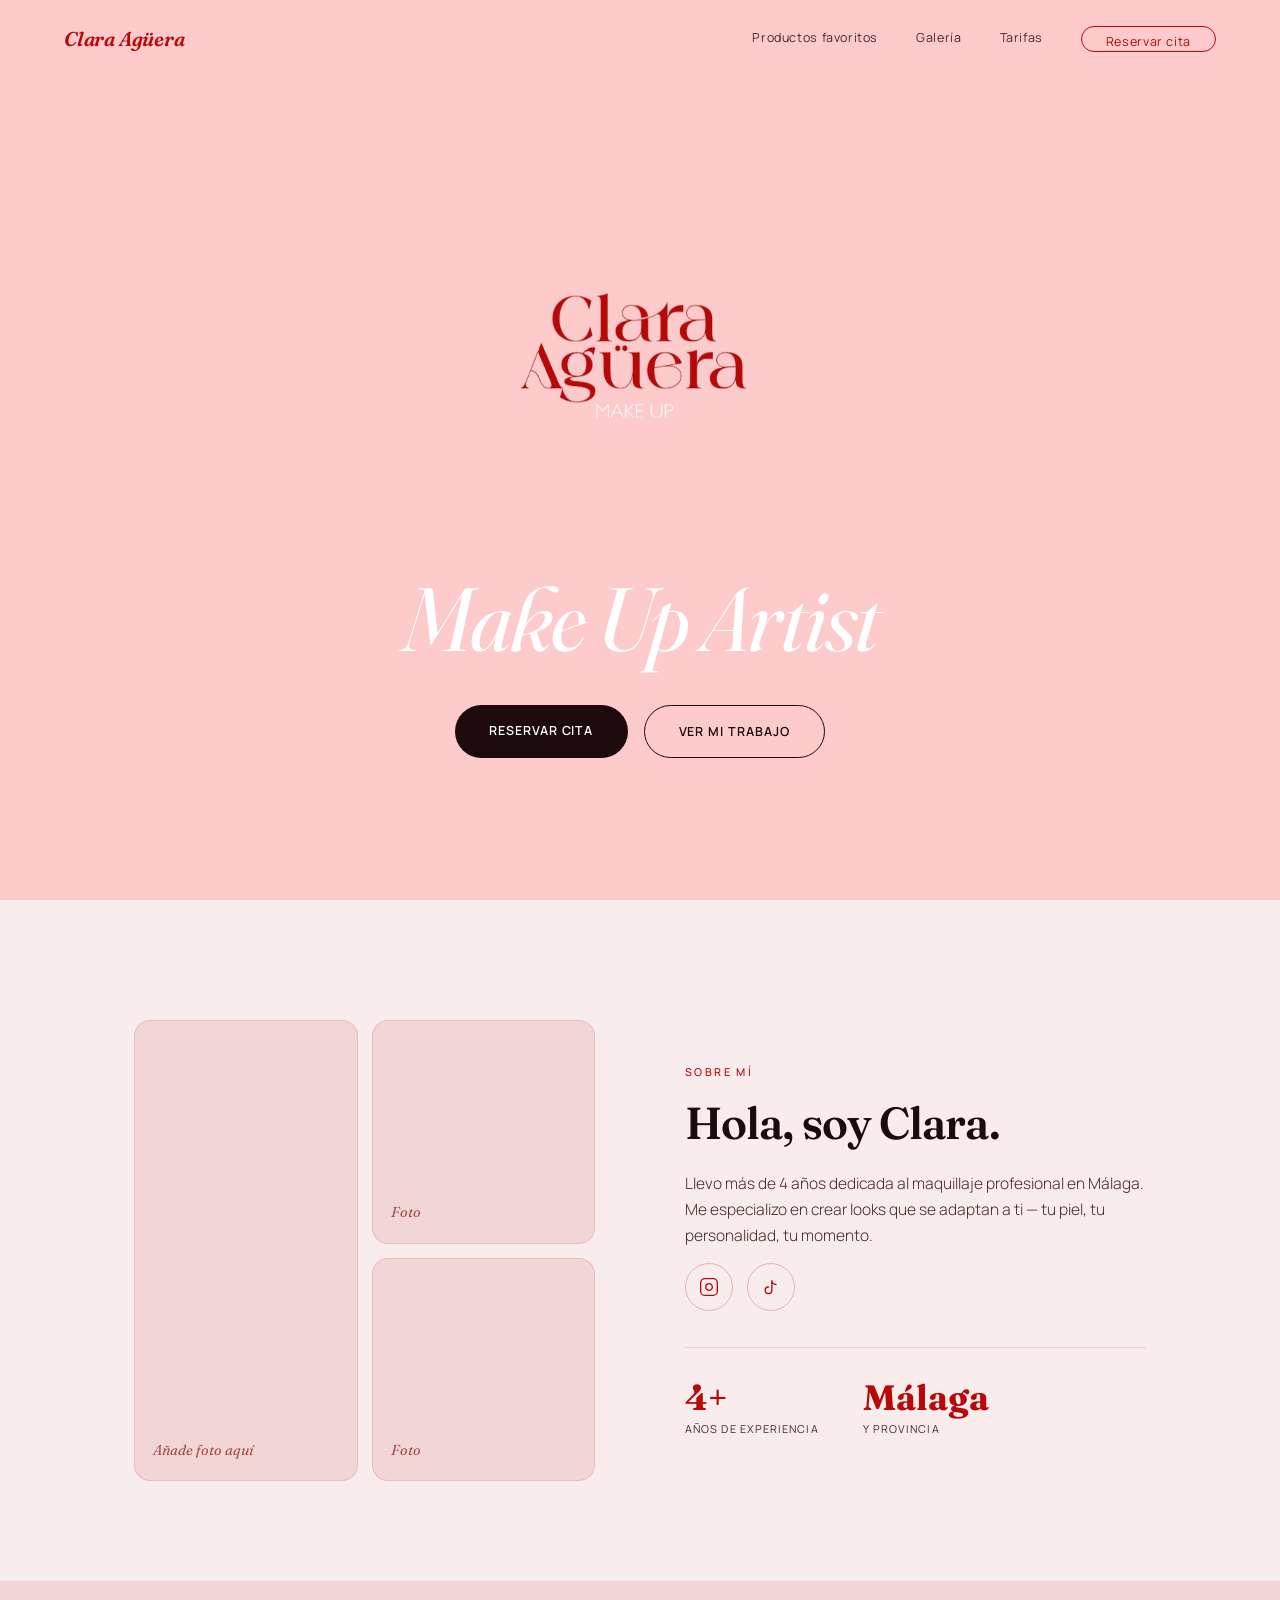
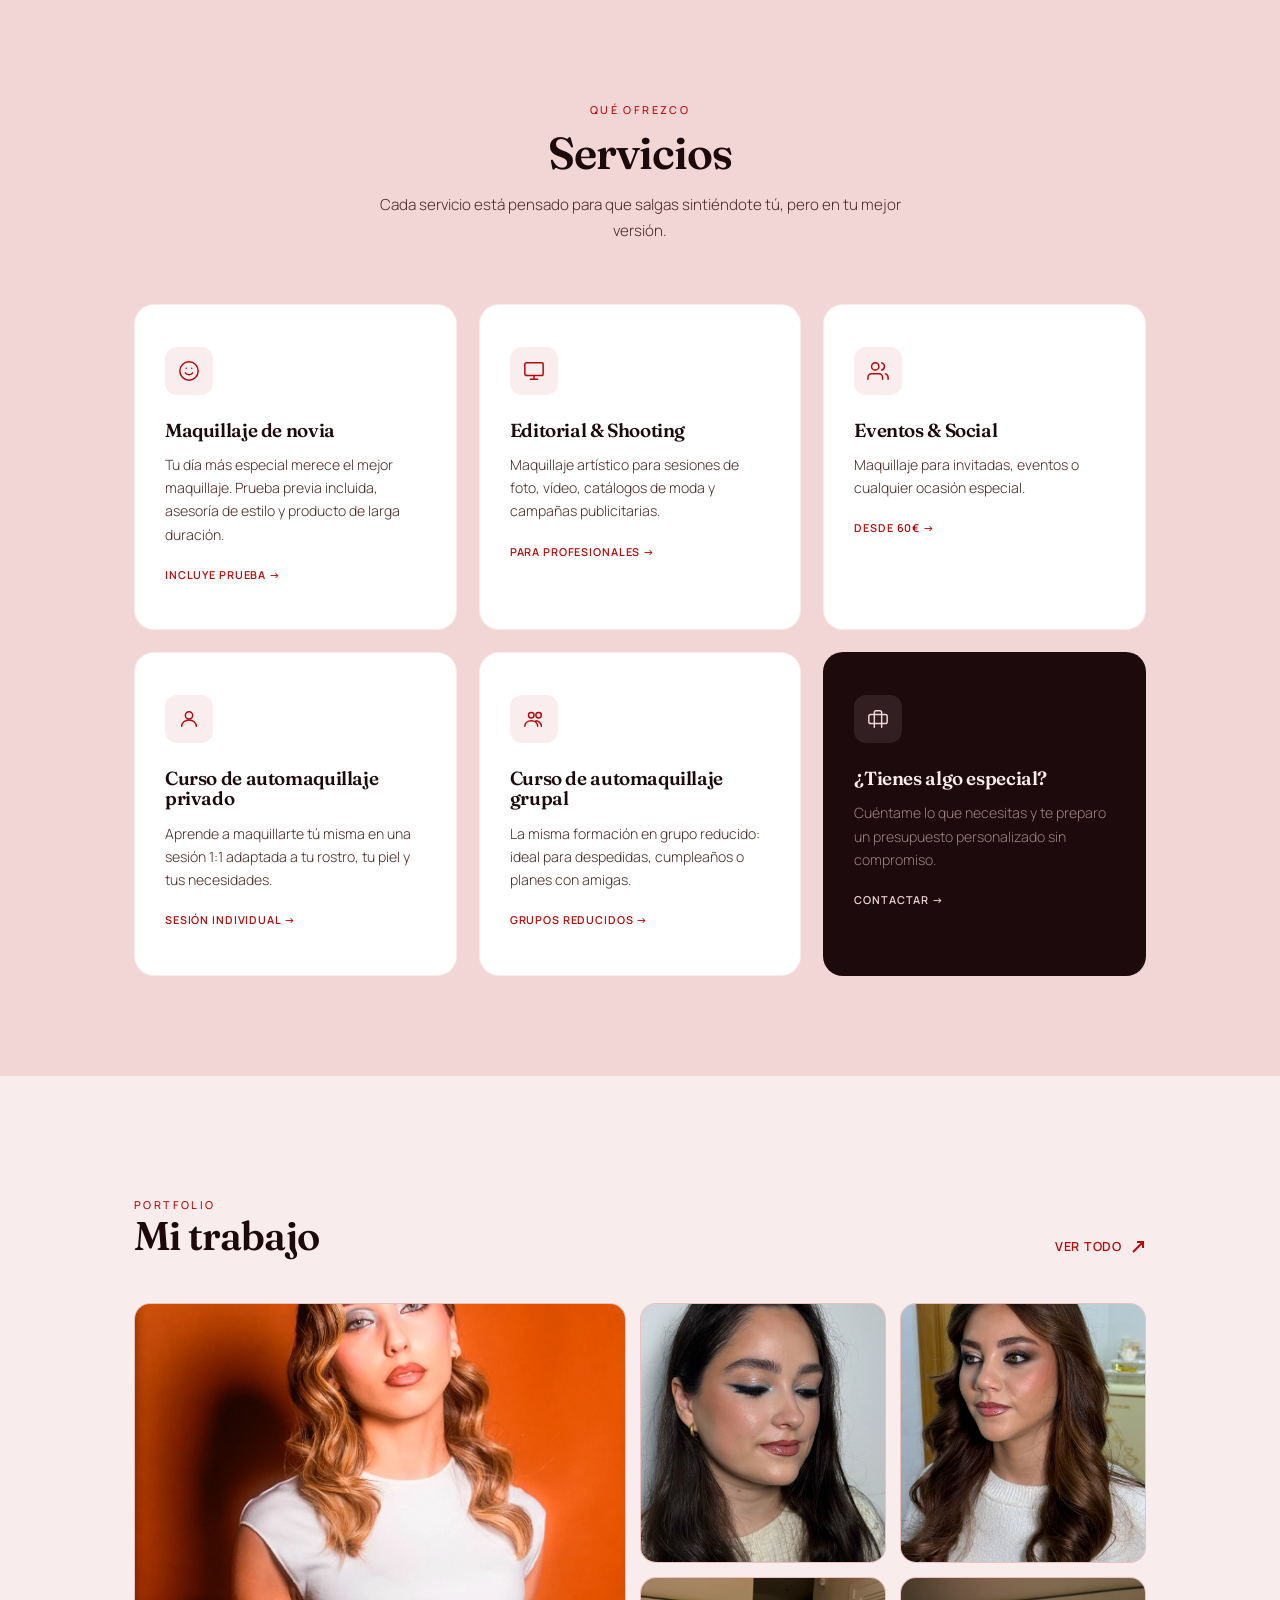
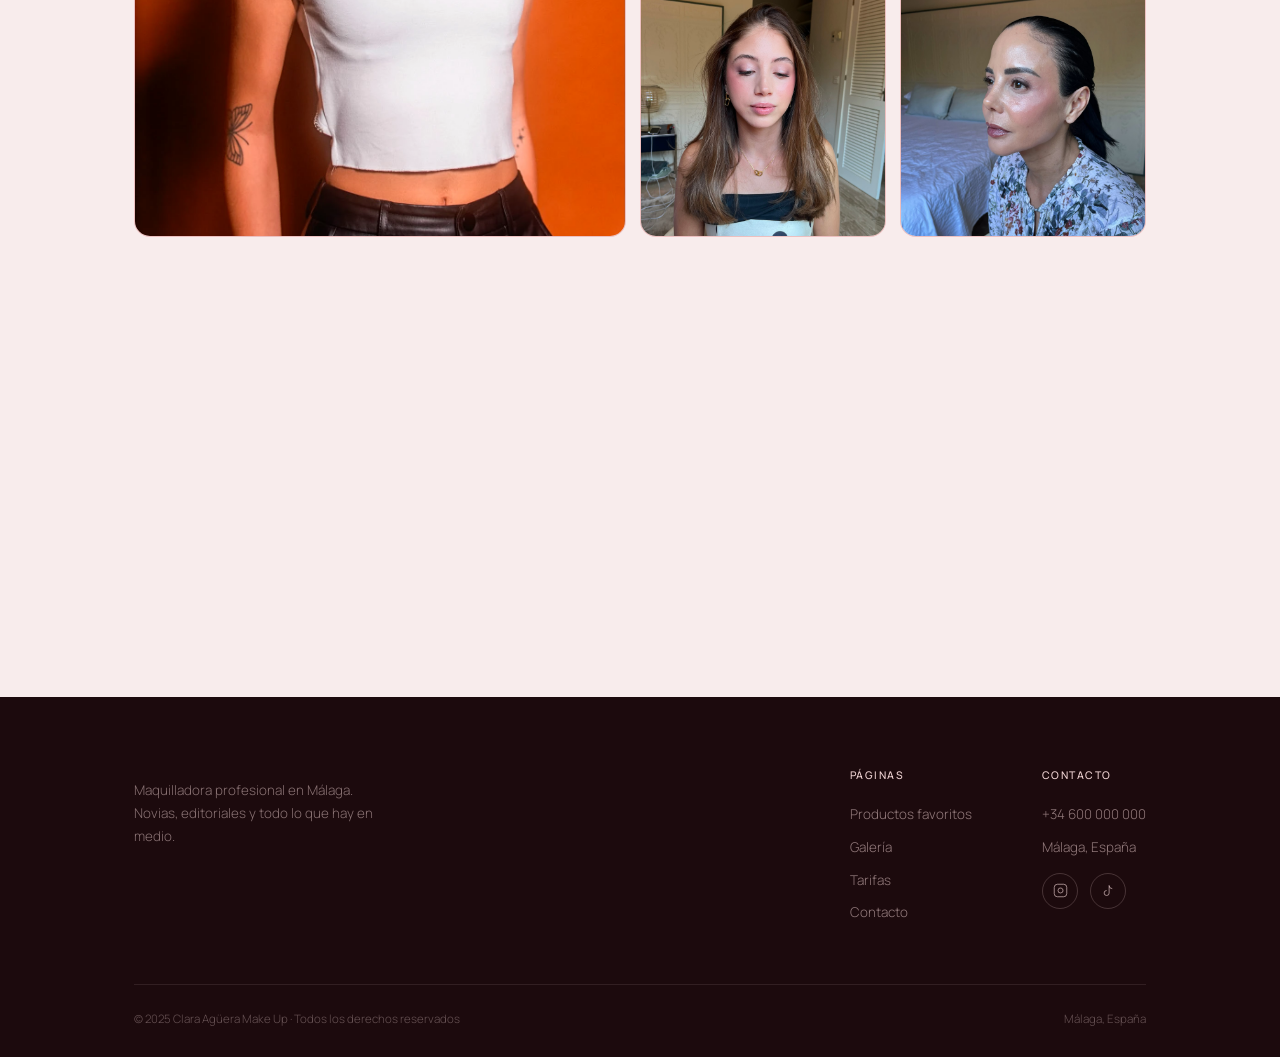
<file: index.html>
﻿<!DOCTYPE html>
<html lang="es">
<head>
<meta charset="UTF-8">
<meta name="viewport" content="width=device-width, initial-scale=1.0, maximum-scale=1.0, user-scalable=no">
<title>Clara Agüera Make Up · Maquilladora en Málaga</title>
<meta name="description" content="Maquilladora profesional en Málaga. Maquillaje de novia, editorial, eventos y clases personalizadas.">
<meta property="og:type" content="website">
<meta property="og:url" content="https://lumetrixxxxai.github.io/Clara-Aguera-Make-Up/index.html">
<meta property="og:title" content="Clara Agüera Make Up · Maquilladora en Málaga">
<meta property="og:description" content="Maquilladora profesional en Málaga. Maquillaje de novia, editorial, eventos y clases personalizadas.">
<meta property="og:image" content="https://lumetrixxxxai.github.io/Clara-Aguera-Make-Up/assets/img/og-image.jpg">
<meta property="og:image:width" content="1200">
<meta property="og:image:height" content="630">
<meta name="twitter:card" content="summary_large_image">
<link rel="stylesheet" href="css/styles.css"><style>
.hero{min-height:100vh;display:flex;flex-direction:column;align-items:center;justify-content:center;text-align:center;padding:130px 5vw 100px;position:relative;background:#FDCBCC;}
.hero-logo{width:min(560px,82vw);margin:0 auto 6px;display:block;animation:fadeUp .9s ease both;}
.hero-tag{display:inline-flex;align-items:center;gap:10px;background:rgba(184,8,8,0.07);border:1px solid rgba(184,8,8,0.15);border-radius:40px;padding:7px 18px;font-size:0.7rem;letter-spacing:0.18em;text-transform:uppercase;color:var(--crimson);font-weight:500;margin-bottom:28px;animation:fadeUp .9s ease .1s both;}
.hero-tag::before{content:'';width:6px;height:6px;border-radius:50%;background:var(--crimson);}
.hero h1{font-family:'Fraunces',serif;font-size:clamp(2.8rem,7vw,6rem);font-weight:400;font-style:italic;font-optical-sizing:auto;transform:skewX(-4deg);color:var(--white);max-width:760px;line-height:1.0;animation:fadeUp .9s ease .2s both;}
.hero h1 em{color:var(--crimson);}
.hero .sub{margin:24px auto 0;max-width:400px;font-size:1rem;color:var(--ink-soft);font-weight:300;animation:fadeUp .9s ease .3s both;}
.hero-actions{display:flex;gap:16px;justify-content:center;margin-top:42px;flex-wrap:wrap;animation:fadeUp .9s ease .4s both;}
.scroll-cue{position:absolute;bottom:38px;left:50%;transform:translateX(-50%);display:flex;flex-direction:column;align-items:center;gap:8px;color:var(--crimson);opacity:0.6;animation:bob 2.6s ease-in-out infinite;}
.scroll-cue span{font-size:0.58rem;letter-spacing:0.3em;text-transform:uppercase;font-weight:600;}

.about-inner{display:grid;grid-template-columns:1fr 1fr;gap:90px;align-items:center;}
.about-visual{display:grid;grid-template-columns:1fr 1fr;gap:14px;}
.about-card{border-radius:16px;background:var(--rose);border:1px solid rgba(184,8,8,0.12);display:flex;align-items:flex-end;padding:18px;aspect-ratio:1;overflow:hidden;transition:transform .4s ease,box-shadow .4s ease;cursor:pointer;min-height:220px;}
.about-card:hover{transform:translateY(-6px);box-shadow:0 20px 40px rgba(184,8,8,0.1);}
.about-card.tall{grid-row:span 2;aspect-ratio:auto;min-height:460px;}
.about-card img{width:100%;height:100%;object-fit:cover;border-radius:10px;}
.about-card span{font-family:'Fraunces',serif;font-style:italic;font-size:0.9rem;color:var(--crimson-d);opacity:0.65;}
.about-text .eyebrow{margin-bottom:18px;}
.about-text h2{font-size:clamp(2rem,3.5vw,2.9rem);margin-bottom:22px;}
.about-text p{color:var(--ink-soft);margin-bottom:14px;font-size:0.97rem;font-weight:300;}
.about-stats{display:flex;gap:44px;margin-top:36px;padding-top:32px;border-top:1px solid rgba(184,8,8,0.12);}
.about-stats div strong{display:block;font-family:'Fraunces',serif;font-size:2.2rem;color:var(--crimson);line-height:1;}
.about-stats div span{font-size:0.68rem;letter-spacing:0.1em;color:var(--ink-soft);text-transform:uppercase;margin-top:5px;display:block;}

.services-grid{display:grid;grid-template-columns:repeat(3,1fr);gap:22px;}
.service-card{background:var(--white);border-radius:20px;padding:42px 30px;border:1px solid rgba(184,8,8,0.08);transition:transform .35s ease,box-shadow .35s ease;position:relative;overflow:hidden;}
.service-card::after{content:'';position:absolute;bottom:0;left:0;right:0;height:3px;background:var(--crimson);transform:scaleX(0);transform-origin:left;transition:transform .35s ease;}
.service-card:hover{transform:translateY(-8px);box-shadow:0 24px 50px rgba(184,8,8,0.08);}
.service-card:hover::after{transform:scaleX(1);}
.service-icon{width:48px;height:48px;background:rgba(184,8,8,0.07);border-radius:12px;display:flex;align-items:center;justify-content:center;margin-bottom:26px;}
.service-icon svg{width:22px;height:22px;stroke:var(--crimson);fill:none;stroke-width:1.6;stroke-linecap:round;}
.service-card h3{font-size:1.18rem;margin-bottom:12px;}
.service-card p{font-size:0.88rem;color:var(--ink-soft);line-height:1.65;font-weight:300;}
.service-tag{display:inline-block;margin-top:20px;font-size:0.68rem;letter-spacing:0.08em;text-transform:uppercase;color:var(--crimson);font-weight:600;}
.service-card-dark{background:var(--ink);border-color:transparent;}
.service-card-dark h3{color:var(--rose-soft);}
.service-card-dark p{color:rgba(242,214,214,0.6);}

.gallery-head{display:flex;justify-content:space-between;align-items:flex-end;margin-bottom:46px;}
.gallery-head h2{font-size:clamp(1.8rem,3.2vw,2.5rem);}
.gallery-link{font-size:0.78rem;letter-spacing:0.06em;text-transform:uppercase;color:var(--crimson);font-weight:600;display:flex;align-items:center;gap:8px;}
.gallery-link svg{width:16px;height:16px;stroke:currentColor;fill:none;stroke-width:2;}
.gallery-grid{display:grid;grid-template-columns:2fr 1fr 1fr;grid-template-rows:260px 260px;gap:14px;}
.g-item{border-radius:16px;background:var(--rose);border:1px solid rgba(184,8,8,0.1);display:flex;align-items:center;justify-content:center;overflow:hidden;cursor:pointer;transition:transform .35s ease;}
.g-item:hover{transform:scale(1.02);}
.g-item.big{grid-row:span 2;}
.g-item img{width:100%;height:100%;object-fit:cover;}
.g-placeholder{font-family:'Fraunces',serif;font-style:italic;font-size:0.9rem;color:var(--crimson-d);opacity:0.4;}

.tarifas-cta{background:var(--ink);text-align:center;padding:60px 5vw;}
.tarifas-cta h2{font-size:clamp(2rem,4vw,3rem);color:var(--rose-soft);margin-bottom:16px;}
.tarifas-cta p{font-size:0.96rem;color:rgba(242,214,214,0.55);max-width:420px;margin:0 auto 36px;font-weight:300;}
.tarifas-cta .eyebrow{color:var(--rose-deep);margin-bottom:14px;}

.booking-inner{display:grid;grid-template-columns:1fr 1.1fr;gap:80px;align-items:start;}
.booking-text .eyebrow{margin-bottom:16px;}
.booking-text h2{font-size:clamp(1.9rem,3.4vw,2.6rem);margin-bottom:20px;}
.booking-text p{color:var(--ink-soft);font-size:0.96rem;margin-bottom:28px;font-weight:300;}
.contact-line{display:flex;align-items:center;gap:14px;margin-bottom:14px;}
.contact-line svg{width:18px;height:18px;stroke:var(--crimson);fill:none;stroke-width:1.6;flex-shrink:0;}
.contact-line span{font-size:0.9rem;color:var(--ink-soft);}
.field{margin-bottom:22px;}
.field label{display:block;font-size:0.66rem;letter-spacing:0.1em;text-transform:uppercase;color:var(--crimson-d);margin-bottom:9px;font-weight:500;}
.field input,.field select,.field textarea{width:100%;border:none;border-bottom:1px solid rgba(184,8,8,0.2);background:transparent;padding:10px 0;font-family:'Manrope';font-size:0.92rem;color:var(--ink);transition:border-color .3s;appearance:none;}
.field input:focus,.field select:focus,.field textarea:focus{outline:none;border-bottom-color:var(--crimson);}
.field textarea{resize:vertical;min-height:80px;}
.field select{cursor:pointer;}
.form-row{display:grid;grid-template-columns:1fr 1fr;gap:18px;}
.submit-btn{width:100%;background:var(--crimson);color:var(--white);border:none;padding:17px;border-radius:40px;font-size:0.8rem;letter-spacing:0.1em;text-transform:uppercase;font-weight:600;margin-top:6px;transition:background .3s,transform .3s;cursor:pointer;font-family:'Manrope',sans-serif;}
.submit-btn:hover{background:var(--crimson-d);transform:translateY(-2px);}

@keyframes fadeUp{from{opacity:0;transform:translateY(24px);}to{opacity:1;transform:translateY(0);}}
@keyframes bob{0%,100%{transform:translateX(-50%) translateY(0);}50%{transform:translateX(-50%) translateY(8px);}}

@media(max-width:960px){
  .about-inner{grid-template-columns:1fr;gap:50px;}
  .about-visual{max-width:420px;margin:0 auto;}
  .services-grid{grid-template-columns:1fr 1fr;}
  .gallery-grid{grid-template-columns:1fr 1fr;grid-template-rows:auto;}
  .g-item{min-height:220px;}
  .g-item.big{grid-row:span 1;}
  .booking-inner{grid-template-columns:1fr;gap:44px;}
}
@media(max-width:580px){
  .hero{padding:110px 5vw 80px;}
  .hero-actions{flex-direction:column;align-items:center;gap:12px;}
  .hero-actions .btn{width:100%;max-width:300px;text-align:center;}
  .services-grid{grid-template-columns:1fr;}
  .gallery-grid{grid-template-columns:1fr;}
  .about-stats{gap:24px;flex-wrap:wrap;}
  .about-card.tall{min-height:300px;}
  .about-visual{max-width:100%;}
  .tarifas-cta{padding:70px 5vw;}
  section{padding:80px 0 70px;}
}
</style>
</head>
<body>

<header id="hdr">
  <a href="index.html" style="font-family:'Fraunces',serif;font-style:italic;font-size:1.25rem;font-weight:600;color:var(--crimson);letter-spacing:-0.01em;">Clara Agüera</a>
  <nav class="links">
    <a href="productos-favoritos.html">Productos favoritos</a>
    <a href="galeria.html">Galería</a>
    <a href="tarifas.html">Tarifas</a>
    <a href="contacto.html" class="nav-cta">Reservar cita</a>
  </nav>
  <div class="burger" id="burger"><span></span><span></span><span></span></div>
</header>

<div class="mobile-menu" id="mobileMenu">
  <a href="productos-favoritos.html">Productos favoritos</a>
  <a href="galeria.html" class="mob-link">Galería</a>
  <a href="tarifas.html" class="mob-link">Tarifas</a>
  <a href="contacto.html" class="mob-link btn btn-dark" style="font-family:'Manrope';font-style:normal;font-size:0.8rem;">Reservar cita</a>
</div>

<section class="hero">
  <img src="assets/img/logo.jpeg" alt="Clara Agüera Make Up" class="hero-logo">
  <h1>Make Up Artist</h1>
  <div class="hero-actions">
    <a href="contacto.html" class="btn btn-dark">Reservar cita</a>
    <a href="galeria.html" class="btn btn-ghost">Ver mi trabajo</a>
  </div>
</section>

<section style="background:var(--rose-soft);padding:120px 0 100px;" id="sobre-mi">
  <div class="container">
    <div class="about-inner">
      <div class="about-visual reveal">
        <div class="about-card tall"><span>Añade foto aquí</span></div>
        <div class="about-card"><span>Foto</span></div>
        <div class="about-card"><span>Foto</span></div>
      </div>
      <div class="about-text reveal">
        <span class="eyebrow">Sobre mí</span>
        <h2>Hola, soy Clara.</h2>
        <p>Llevo más de 4 años dedicada al maquillaje profesional en Málaga. Me especializo en crear looks que se adaptan a ti — tu piel, tu personalidad, tu momento.</p>
        <div class="about-socials" style="display:flex;gap:14px;margin-top:8px;margin-bottom:4px;">
          <a href="https://www.instagram.com/claraagueramakeup/" target="_blank" rel="noopener" aria-label="Instagram" style="width:48px;height:48px;border:1px solid rgba(184,8,8,0.25);border-radius:50%;display:flex;align-items:center;justify-content:center;transition:background .3s,border-color .3s;">
            <svg viewBox="0 0 24 24" style="width:20px;height:20px;stroke:var(--crimson);fill:none;stroke-width:1.6;"><rect x="2" y="2" width="20" height="20" rx="5"/><path d="M16 11.37A4 4 0 1 1 12.63 8 4 4 0 0 1 16 11.37z"/><line x1="17.5" y1="6.5" x2="17.51" y2="6.5"/></svg>
          </a>
          <a href="https://www.tiktok.com/@claraagueramakeup" target="_blank" rel="noopener" aria-label="TikTok" style="width:48px;height:48px;border:1px solid rgba(184,8,8,0.25);border-radius:50%;display:flex;align-items:center;justify-content:center;transition:background .3s,border-color .3s;">
            <svg viewBox="0 0 24 24" style="width:20px;height:20px;stroke:var(--crimson);fill:none;stroke-width:1.6;stroke-linecap:round;"><path d="M9 12a4 4 0 1 0 4 4V4a5 5 0 0 0 5 5"/></svg>
          </a>
        </div>
        <div class="about-stats">
          <div><strong>4+</strong><span>Años de experiencia</span></div>
          <div><strong>Málaga</strong><span>y provincia</span></div>
        </div>
      </div>
    </div>
  </div>
</section>

<section style="background:var(--rose);padding:120px 0 100px;" id="servicios">
  <div class="container">
    <div class="section-head reveal">
      <span class="eyebrow">Qué ofrezco</span>
      <h2>Servicios</h2>
      <p>Cada servicio está pensado para que salgas sintiéndote tú, pero en tu mejor versión.</p>
    </div>
    <div class="services-grid">
      <div class="service-card reveal">
        <div class="service-icon"><svg viewBox="0 0 24 24"><circle cx="12" cy="12" r="10"/><path d="M8 14s1.5 2 4 2 4-2 4-2"/><line x1="9" y1="9" x2="9.01" y2="9"/><line x1="15" y1="9" x2="15.01" y2="9"/></svg></div>
        <h3>Maquillaje de novia</h3>
        <p>Tu día más especial merece el mejor maquillaje. Prueba previa incluida, asesoría de estilo y producto de larga duración.</p>
        <a href="servicios.html" class="service-tag">Incluye prueba →</a>
      </div>
      <div class="service-card reveal">
        <div class="service-icon"><svg viewBox="0 0 24 24"><rect x="2" y="3" width="20" height="14" rx="2"/><path d="M8 21h8M12 17v4"/></svg></div>
        <h3>Editorial & Shooting</h3>
        <p>Maquillaje artístico para sesiones de foto, vídeo, catálogos de moda y campañas publicitarias.</p>
        <a href="servicios.html" class="service-tag">Para profesionales →</a>
      </div>
      <div class="service-card reveal">
        <div class="service-icon"><svg viewBox="0 0 24 24"><path d="M17 21v-2a4 4 0 0 0-4-4H5a4 4 0 0 0-4 4v2"/><circle cx="9" cy="7" r="4"/><path d="M23 21v-2a4 4 0 0 0-3-3.87M16 3.13a4 4 0 0 1 0 7.75"/></svg></div>
        <h3>Eventos & Social</h3>
        <p>Maquillaje para invitadas, eventos o cualquier ocasión especial.</p>
        <a href="servicios.html" class="service-tag">Desde 60€ →</a>
      </div>
      <div class="service-card reveal">
        <div class="service-icon"><svg viewBox="0 0 24 24"><circle cx="12" cy="8" r="4"/><path d="M4 20c0-4 3.6-7 8-7s8 3 8 7"/></svg></div>
        <h3>Curso de automaquillaje privado</h3>
        <p>Aprende a maquillarte tú misma en una sesión 1:1 adaptada a tu rostro, tu piel y tus necesidades.</p>
        <a href="contacto.html" class="service-tag">Sesión individual →</a>
      </div>
      <div class="service-card reveal">
        <div class="service-icon"><svg viewBox="0 0 24 24"><circle cx="9" cy="8" r="3"/><circle cx="17" cy="8" r="3"/><path d="M2 20c0-3.5 3-6 7-6s7 2.5 7 6M14 14c3 0 6 2.5 6 6"/></svg></div>
        <h3>Curso de automaquillaje grupal</h3>
        <p>La misma formación en grupo reducido: ideal para despedidas, cumpleaños o planes con amigas.</p>
        <a href="contacto.html" class="service-tag">Grupos reducidos →</a>
      </div>
      <div class="service-card service-card-dark reveal">
        <div class="service-icon" style="background:rgba(242,214,214,0.1)"><svg viewBox="0 0 24 24" style="stroke:var(--rose)"><path d="M20 7H4a2 2 0 0 0-2 2v6a2 2 0 0 0 2 2h16a2 2 0 0 0 2-2V9a2 2 0 0 0-2-2z"/><path d="M16 21V5a2 2 0 0 0-2-2h-4a2 2 0 0 0-2 2v16"/></svg></div>
        <h3>¿Tienes algo especial?</h3>
        <p>Cuéntame lo que necesitas y te preparo un presupuesto personalizado sin compromiso.</p>
        <a href="contacto.html" class="service-tag" style="color:var(--rose)">Contactar →</a>
      </div>
    </div>
  </div>
</section>

<section style="background:var(--rose-soft);padding:120px 0 100px;" id="galeria">
  <div class="container">
    <div class="gallery-head reveal">
      <div><span class="eyebrow">Portfolio</span><h2>Mi trabajo</h2></div>
      <a href="galeria.html" class="gallery-link">Ver todo <svg viewBox="0 0 16 16"><line x1="3" y1="13" x2="13" y2="3"/><polyline points="7 3 13 3 13 9"/></svg></a>
    </div>
    <div class="gallery-grid reveal">
      <div class="g-item big"><img src="assets/img/editorial-4.webp" alt="Editorial glam plateado"></div>
      <div class="g-item"><img src="assets/img/invitada-3.jfif" alt="Invitada look romántico"></div>
      <div class="g-item"><img src="assets/img/maquillajenovia-1.jfif" alt="Novia look nupcial"></div>
      <div class="g-item"><img src="assets/img/maquillajesoftglam-1.jfif" alt="Soft glam luminoso y suave"></div>
      <div class="g-item"><img src="assets/img/pielmadura-3.jfif" alt="Piel madura elegancia natural"></div>
    </div>
  </div>
</section>

<section class="tarifas-cta reveal">
  <span class="eyebrow">Precios</span>
  <h2>¿Cuánto cuesta?</h2>
  <p>Tarifas claras y sin sorpresas. Desde maquillaje de novia hasta clases personalizadas.</p>
  <a href="tarifas.html" class="btn btn-rose">Ver todas las tarifas</a>
</section>


<footer>
  <div class="container">
    <div class="footer-top">
      <div class="footer-brand">
        <p>Maquilladora profesional en Málaga. Novias, editoriales y todo lo que hay en medio.</p>
      </div>
      <div class="footer-cols">
        <div class="footer-col">
          <h4>Páginas</h4>
          <a href="productos-favoritos.html">Productos favoritos</a>
          <a href="galeria.html">Galería</a>
          <a href="tarifas.html">Tarifas</a>
          <a href="contacto.html">Contacto</a>
        </div>
        <div class="footer-col">
          <h4>Contacto</h4>
          <span>+34 600 000 000</span>
          <span>Málaga, España</span>
          <div class="social-row" style="margin-top:14px;">
            <a href="https://www.instagram.com/claraagueramakeup/" target="_blank" rel="noopener" aria-label="Instagram"><svg viewBox="0 0 24 24"><rect x="2" y="2" width="20" height="20" rx="5"/><path d="M16 11.37A4 4 0 1 1 12.63 8 4 4 0 0 1 16 11.37z"/><line x1="17.5" y1="6.5" x2="17.51" y2="6.5"/></svg></a>
            <a href="https://www.tiktok.com/@claraagueramakeup" target="_blank" rel="noopener" aria-label="TikTok"><svg viewBox="0 0 24 24"><path d="M9 12a4 4 0 1 0 4 4V4a5 5 0 0 0 5 5"/></svg></a>
          </div>
        </div>
      </div>
    </div>
    <div class="footer-bottom">
      <span>© 2025 Clara Agüera Make Up · Todos los derechos reservados</span>
      <span>Málaga, España</span>
    </div>
  </div>
</footer>

<script src="js/main.js"></script>
</body>
</html>
</file>
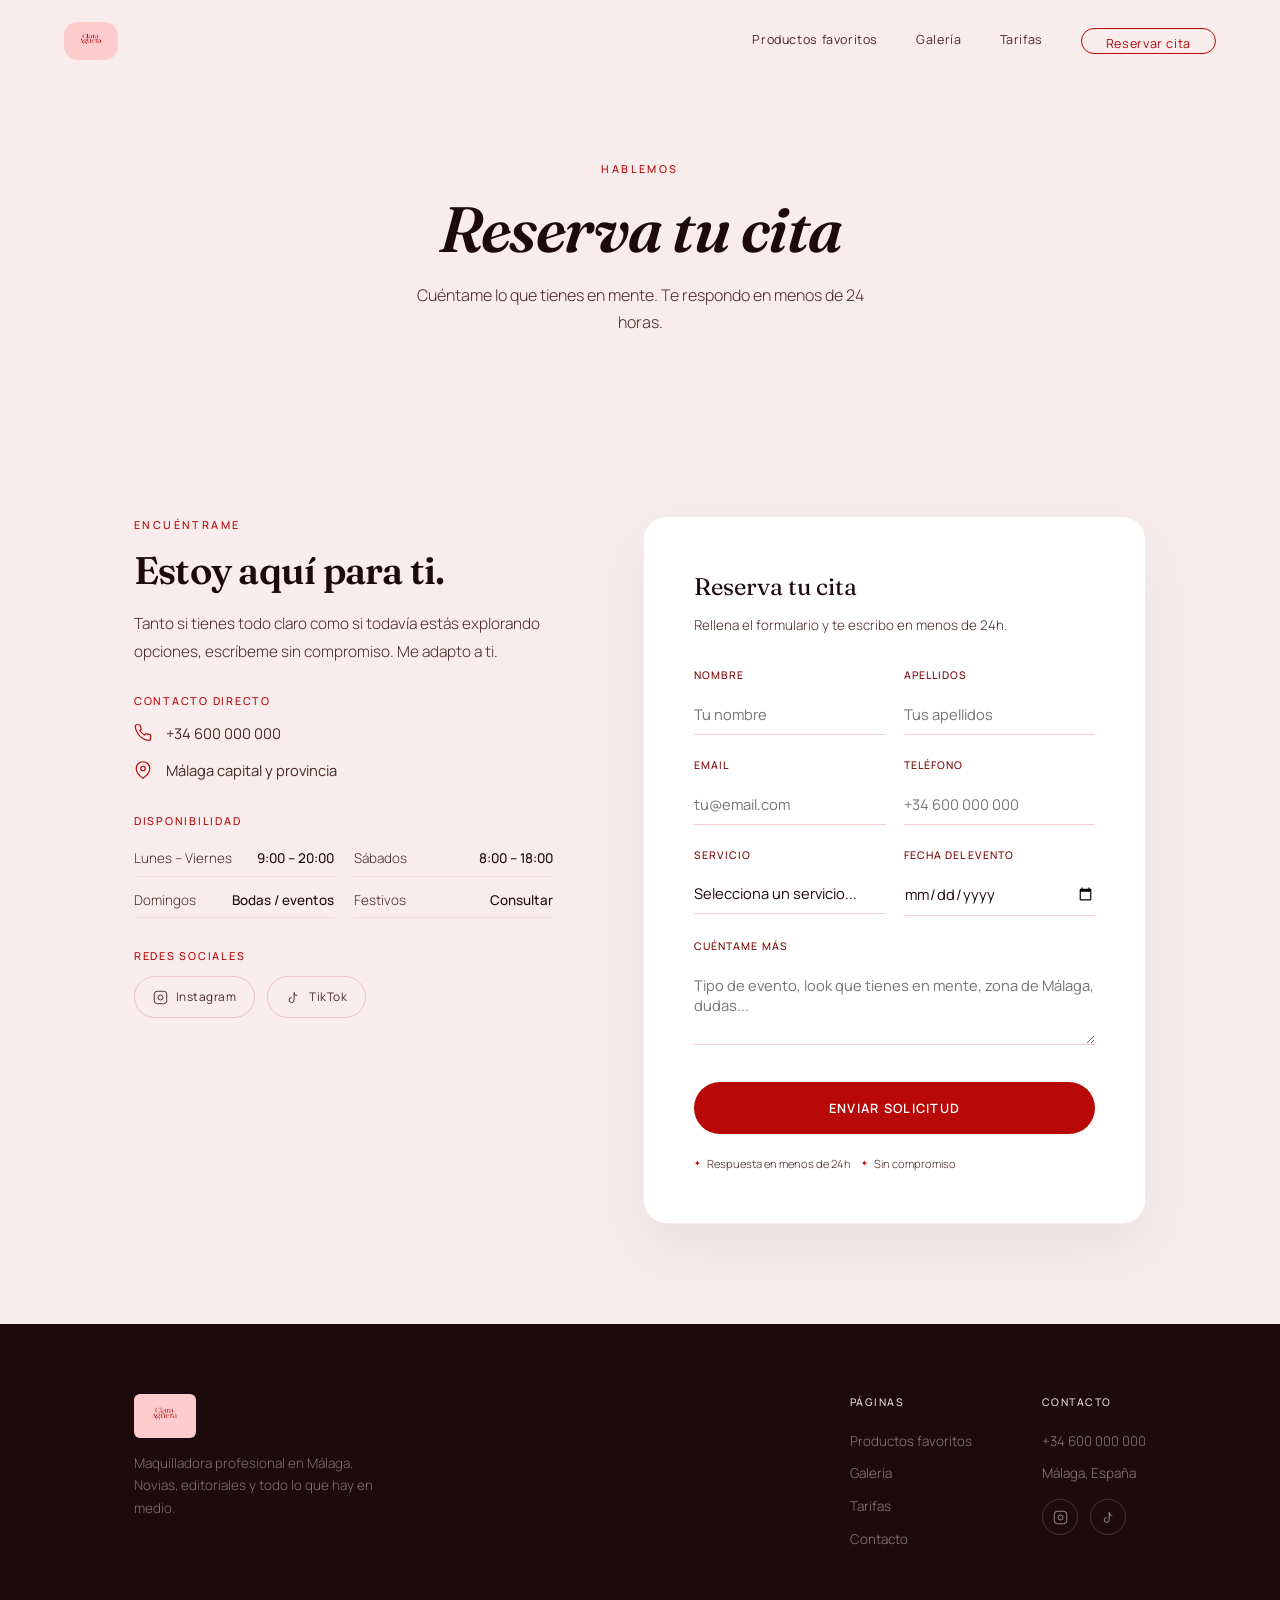
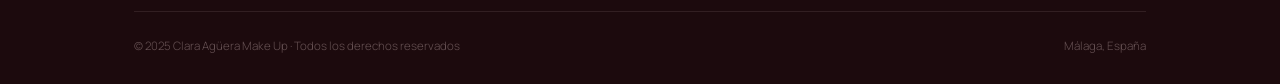
<file: contacto.html>
﻿<!DOCTYPE html>
<html lang="es">
<head>
<meta charset="UTF-8">
<meta name="viewport" content="width=device-width, initial-scale=1.0, maximum-scale=1.0, user-scalable=no">
<title>Contacto · Clara Agüera Make Up</title>
<meta name="description" content="Reserva tu cita con Clara Agüera, maquilladora profesional en Málaga. Respuesta en menos de 24h.">
<meta property="og:type" content="website">
<meta property="og:url" content="https://lumetrixxxxai.github.io/Clara-Aguera-Make-Up/contacto.html">
<meta property="og:title" content="Contacto · Clara Agüera Make Up">
<meta property="og:description" content="Reserva tu cita con Clara Agüera, maquilladora profesional en Málaga. Respuesta en menos de 24h.">
<meta property="og:image" content="https://lumetrixxxxai.github.io/Clara-Aguera-Make-Up/assets/img/og-image.jpg">
<meta property="og:image:width" content="1200">
<meta property="og:image:height" content="630">
<meta name="twitter:card" content="summary_large_image">
<link rel="stylesheet" href="css/styles.css">
<style>
.page-hero{padding:160px 5vw 80px;text-align:center;background:var(--rose-soft);}
.page-hero .eyebrow{margin-bottom:16px;}
.page-hero h1{font-size:clamp(2.5rem,5vw,4rem);font-style:italic;}
.page-hero p{margin:18px auto 0;max-width:460px;font-size:1rem;color:var(--ink-soft);font-weight:300;}

.contact-section{padding:100px 0;background:var(--rose-soft);}
.contact-grid{display:grid;grid-template-columns:1fr 1.2fr;gap:90px;align-items:start;}

.contact-info .eyebrow{margin-bottom:16px;}
.contact-info h2{font-size:clamp(1.8rem,3vw,2.4rem);margin-bottom:18px;}
.contact-info p{font-size:0.96rem;color:var(--ink-soft);margin-bottom:30px;font-weight:300;line-height:1.8;}

.cinfo-block{margin-bottom:32px;}
.cinfo-block h3{font-size:0.68rem;letter-spacing:0.16em;text-transform:uppercase;color:var(--crimson);font-weight:500;font-family:'Manrope',sans-serif;margin-bottom:14px;}
.cinfo-line{display:flex;align-items:center;gap:14px;margin-bottom:12px;}
.cinfo-line svg{width:18px;height:18px;stroke:var(--crimson);fill:none;stroke-width:1.6;flex-shrink:0;}
.cinfo-line span,.cinfo-line a{font-size:0.92rem;color:var(--ink-soft);}
.cinfo-line a:hover{color:var(--crimson);}

.horario-grid{display:grid;grid-template-columns:1fr 1fr;gap:6px 20px;margin-top:4px;}
.horario-item{display:flex;justify-content:space-between;font-size:0.84rem;padding:6px 0;border-bottom:1px solid rgba(184,8,8,0.08);}
.horario-item span:first-child{color:var(--ink-soft);font-weight:300;}
.horario-item span:last-child{color:var(--ink);font-weight:500;}

.social-links{display:flex;gap:12px;margin-top:4px;}
.social-link{display:flex;align-items:center;gap:8px;padding:10px 18px;border-radius:30px;border:1px solid rgba(184,8,8,0.18);font-size:0.74rem;letter-spacing:0.04em;color:var(--ink-soft);transition:background .25s,border-color .25s,color .25s;}
.social-link:hover{background:var(--crimson);border-color:var(--crimson);color:var(--white);}
.social-link svg{width:15px;height:15px;stroke:currentColor;fill:none;stroke-width:1.5;}

/* FORM */
.contact-form{background:var(--white);border-radius:24px;padding:50px;border:1px solid rgba(184,8,8,0.08);box-shadow:0 24px 60px rgba(28,10,13,0.06);}
.form-title{font-family:'Fraunces',serif;font-size:1.5rem;margin-bottom:6px;}
.form-subtitle{font-size:0.84rem;color:var(--ink-soft);margin-bottom:30px;font-weight:300;}
.form-row{display:grid;grid-template-columns:1fr 1fr;gap:18px;}
.field{margin-bottom:22px;}
.field label{display:block;font-size:0.66rem;letter-spacing:0.1em;text-transform:uppercase;color:var(--crimson-d);margin-bottom:9px;font-weight:500;}
.field input,.field select,.field textarea{width:100%;border:none;border-bottom:1px solid rgba(184,8,8,0.2);background:transparent;padding:10px 0;font-family:'Manrope';font-size:0.92rem;color:var(--ink);transition:border-color .3s;appearance:none;}
.field input:focus,.field select:focus,.field textarea:focus{outline:none;border-bottom-color:var(--crimson);}
.field textarea{resize:vertical;min-height:80px;}
.field select{cursor:pointer;}
.submit-btn{width:100%;background:var(--crimson);color:var(--white);border:none;padding:17px;border-radius:40px;font-size:0.8rem;letter-spacing:0.1em;text-transform:uppercase;font-weight:600;margin-top:6px;transition:background .3s,transform .3s;cursor:pointer;}
.submit-btn:hover{background:var(--crimson-d);transform:translateY(-2px);}

.form-ok{display:none;text-align:center;padding:50px 20px;}
.form-ok .ok-icon{width:60px;height:60px;background:rgba(184,8,8,0.08);border-radius:50%;display:flex;align-items:center;justify-content:center;margin:0 auto 20px;}
.form-ok .ok-icon svg{width:28px;height:28px;stroke:var(--crimson);fill:none;stroke-width:1.8;}
.form-ok h3{font-size:1.6rem;margin-bottom:10px;}
.form-ok p{color:var(--ink-soft);font-size:0.92rem;font-weight:300;}

.badge-row{display:flex;gap:10px;flex-wrap:wrap;margin-top:20px;}
.badge{display:inline-flex;align-items:center;gap:6px;font-size:0.7rem;color:var(--ink-soft);font-weight:300;}
.badge::before{content:'✦';font-size:0.5rem;color:var(--crimson);}

@media(max-width:900px){.contact-grid{grid-template-columns:1fr;gap:50px;}}
@media(max-width:560px){
  .contact-form{padding:30px 22px;}
  .form-row{grid-template-columns:1fr;}
  .horario-grid{grid-template-columns:1fr;}
  .social-links{flex-wrap:wrap;}
  .page-hero{padding:120px 5vw 60px;}
  .contact-section{padding:60px 0;}
}
</style>
</head>
<body>

<header id="hdr">
  <a href="index.html"><img src="assets/img/logo.jpeg" alt="Clara Agüera Make Up" class="logo-img"></a>
  <nav class="links">
    <a href="productos-favoritos.html">Productos favoritos</a>
    <a href="galeria.html">Galería</a>
    <a href="tarifas.html">Tarifas</a>
    <a href="contacto.html" class="nav-cta active">Reservar cita</a>
  </nav>
  <div class="burger" id="burger"><span></span><span></span><span></span></div>
</header>

<div class="mobile-menu" id="mobileMenu">
  <a href="productos-favoritos.html">Productos favoritos</a>
  <a href="galeria.html" class="mob-link">Galería</a>
  <a href="tarifas.html" class="mob-link">Tarifas</a>
  <a href="contacto.html" class="mob-link btn btn-dark" style="font-family:'Manrope';font-style:normal;font-size:0.8rem;">Reservar cita</a>
</div>

<div class="page-hero">
  <span class="eyebrow">Hablemos</span>
  <h1>Reserva tu cita</h1>
  <p>Cuéntame lo que tienes en mente. Te respondo en menos de 24 horas.</p>
</div>

<section class="contact-section">
  <div class="container">
    <div class="contact-grid">

      <div class="contact-info reveal">
        <span class="eyebrow">Encuéntrame</span>
        <h2>Estoy aquí para ti.</h2>
        <p>Tanto si tienes todo claro como si todavía estás explorando opciones, escríbeme sin compromiso. Me adapto a ti.</p>

        <div class="cinfo-block">
          <h3>Contacto directo</h3>
          <div class="cinfo-line">
            <svg viewBox="0 0 24 24"><path d="M22 16.92v3a2 2 0 0 1-2.18 2 19.79 19.79 0 0 1-8.63-3.07A19.5 19.5 0 0 1 4.69 12 19.79 19.79 0 0 1 1.61 3.35 2 2 0 0 1 3.6 1h3a2 2 0 0 1 2 1.72c.127.96.361 1.903.7 2.81a2 2 0 0 1-.45 2.11L7.91 8.6a16 16 0 0 0 6 6l.96-.96a2 2 0 0 1 2.11-.45c.907.339 1.85.573 2.81.7A2 2 0 0 1 22 16.92z"/></svg>
            <a href="tel:+34600000000">+34 600 000 000</a>
          </div>
          
          <div class="cinfo-line">
            <svg viewBox="0 0 24 24"><path d="M21 10c0 7-9 13-9 13s-9-6-9-13a9 9 0 0 1 18 0z"/><circle cx="12" cy="10" r="3"/></svg>
            <span>Málaga capital y provincia</span>
          </div>
        </div>

        <div class="cinfo-block">
          <h3>Disponibilidad</h3>
          <div class="horario-grid">
            <div class="horario-item"><span>Lunes – Viernes</span><span>9:00 – 20:00</span></div>
            <div class="horario-item"><span>Sábados</span><span>8:00 – 18:00</span></div>
            <div class="horario-item"><span>Domingos</span><span>Bodas / eventos</span></div>
            <div class="horario-item"><span>Festivos</span><span>Consultar</span></div>
          </div>
        </div>

        <div class="cinfo-block">
          <h3>Redes sociales</h3>
          <div class="social-links">
            <a href="https://www.instagram.com/claraagueramakeup/" target="_blank" rel="noopener" class="social-link">
              <svg viewBox="0 0 24 24"><rect x="2" y="2" width="20" height="20" rx="5"/><path d="M16 11.37A4 4 0 1 1 12.63 8 4 4 0 0 1 16 11.37z"/><line x1="17.5" y1="6.5" x2="17.51" y2="6.5"/></svg>
              Instagram
            </a>
            <a href="https://www.tiktok.com/@claraagueramakeup" target="_blank" rel="noopener" class="social-link">
              <svg viewBox="0 0 24 24"><path d="M9 12a4 4 0 1 0 4 4V4a5 5 0 0 0 5 5"/></svg>
              TikTok
            </a>
          </div>
        </div>
      </div>

      <div class="reveal">
        <div class="contact-form">
          <div class="form-ok" id="formOk">
            <div class="ok-icon"><svg viewBox="0 0 24 24"><polyline points="20 6 9 17 4 12"/></svg></div>
            <h3>¡Recibido!</h3>
            <p>Gracias por escribirme. Te respondo en menos de 24 horas con todos los detalles.</p>
          </div>
          <div id="formBody">
            <div class="form-title">Reserva tu cita</div>
            <div class="form-subtitle">Rellena el formulario y te escribo en menos de 24h.</div>
            <div class="form-row">
              <div class="field"><label>Nombre</label><input type="text" placeholder="Tu nombre" required></div>
              <div class="field"><label>Apellidos</label><input type="text" placeholder="Tus apellidos"></div>
            </div>
            <div class="form-row">
              <div class="field"><label>Email</label><input type="email" placeholder="tu@email.com" required></div>
              <div class="field"><label>Teléfono</label><input type="tel" placeholder="+34 600 000 000"></div>
            </div>
            <div class="form-row">
              <div class="field">
                <label>Servicio</label>
                <select required>
                  <option value="">Selecciona un servicio...</option>
                  <option>Maquillaje de novia</option>
                  <option>Prueba de novia</option>
                  <option>Madrina / invitada</option>
                  <option>Editorial / Shooting</option>
                  <option>Evento & Social</option>
                  <option>Maquillaje básico / noche / glam</option>
                  <option>Asesoría de imagen</option>
                  <option>Curso de automaquillaje privado</option>
                  <option>Curso de automaquillaje grupal</option>
                  <option>Otro / consulta</option>
                </select>
              </div>
              <div class="field"><label>Fecha del evento</label><input type="date"></div>
            </div>
            <div class="field"><label>Cuéntame más</label><textarea placeholder="Tipo de evento, look que tienes en mente, zona de Málaga, dudas..."></textarea></div>
            <button type="button" class="submit-btn" id="submitBtn">Enviar solicitud</button>
            <div class="badge-row">
              <span class="badge">Respuesta en menos de 24h</span>
              <span class="badge">Sin compromiso</span>
            </div>
          </div>
        </div>
      </div>

    </div>
  </div>
</section>

<footer>
  <div class="container">
    <div class="footer-top">
      <div class="footer-brand">
        <img src="assets/img/logo.jpeg" alt="Clara Agüera Make Up" style="height:44px;border-radius:6px;margin-bottom:14px;">
        <p>Maquilladora profesional en Málaga. Novias, editoriales y todo lo que hay en medio.</p>
      </div>
      <div class="footer-cols">
        <div class="footer-col">
          <h4>Páginas</h4>
          <a href="productos-favoritos.html">Productos favoritos</a>
          <a href="galeria.html">Galería</a>
          <a href="tarifas.html">Tarifas</a>
          <a href="contacto.html">Contacto</a>
        </div>
        <div class="footer-col">
          <h4>Contacto</h4>
          <span>+34 600 000 000</span>
          <span>Málaga, España</span>
          <div class="social-row" style="margin-top:14px;">
            <a href="https://www.instagram.com/claraagueramakeup/" target="_blank" rel="noopener" aria-label="Instagram"><svg viewBox="0 0 24 24"><rect x="2" y="2" width="20" height="20" rx="5"/><path d="M16 11.37A4 4 0 1 1 12.63 8 4 4 0 0 1 16 11.37z"/><line x1="17.5" y1="6.5" x2="17.51" y2="6.5"/></svg></a>
            <a href="https://www.tiktok.com/@claraagueramakeup" target="_blank" rel="noopener" aria-label="TikTok"><svg viewBox="0 0 24 24"><path d="M9 12a4 4 0 1 0 4 4V4a5 5 0 0 0 5 5"/></svg></a>
          </div>
        </div>
      </div>
    </div>
    <div class="footer-bottom">
      <span>© 2025 Clara Agüera Make Up · Todos los derechos reservados</span>
      <span>Málaga, España</span>
    </div>
  </div>
</footer>

<script src="js/main.js"></script>
<script>
document.getElementById('submitBtn').addEventListener('click', function() {
  const email = document.querySelector('input[type="email"]').value;
  const nombre = document.querySelector('input[type="text"]').value;
  if (!nombre || !email) { alert('Por favor rellena al menos tu nombre y email.'); return; }
  document.getElementById('formBody').style.display = 'none';
  document.getElementById('formOk').style.display = 'block';
});
</script>
</body>
</html>
</file>
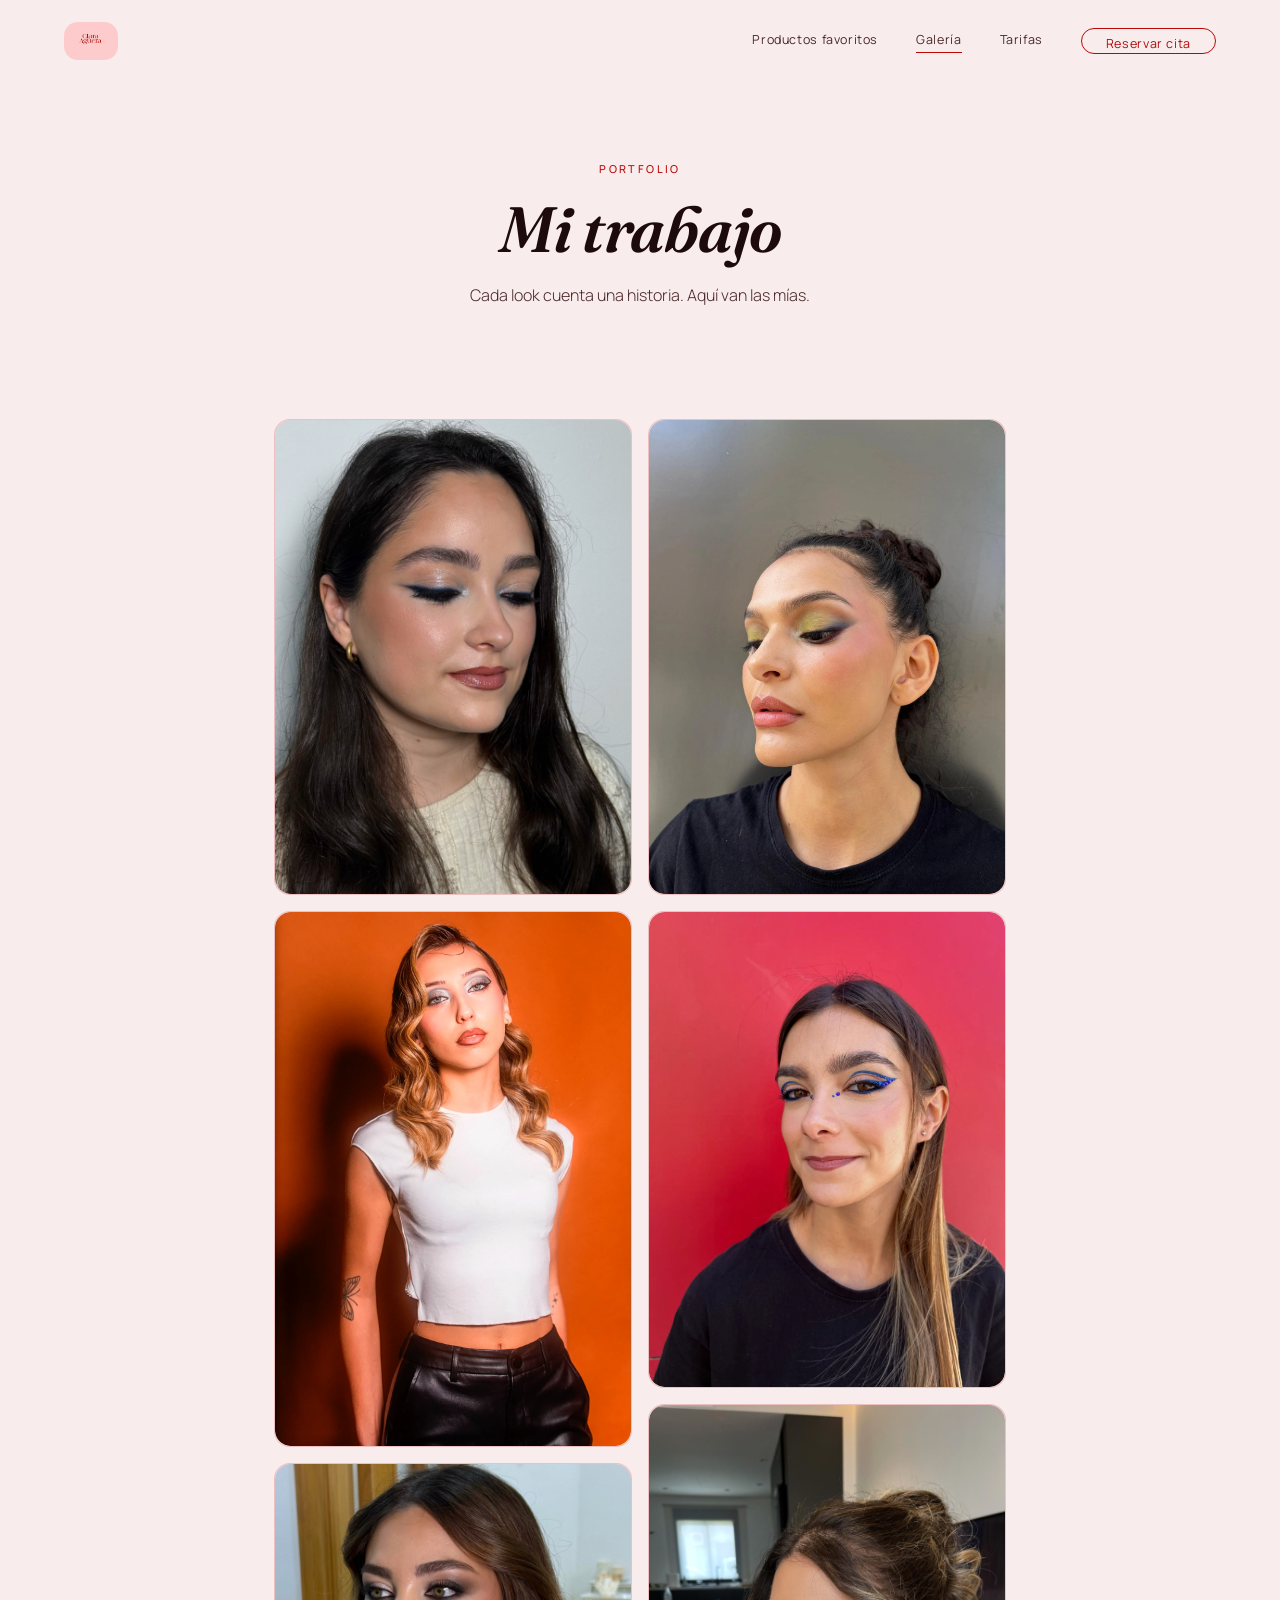
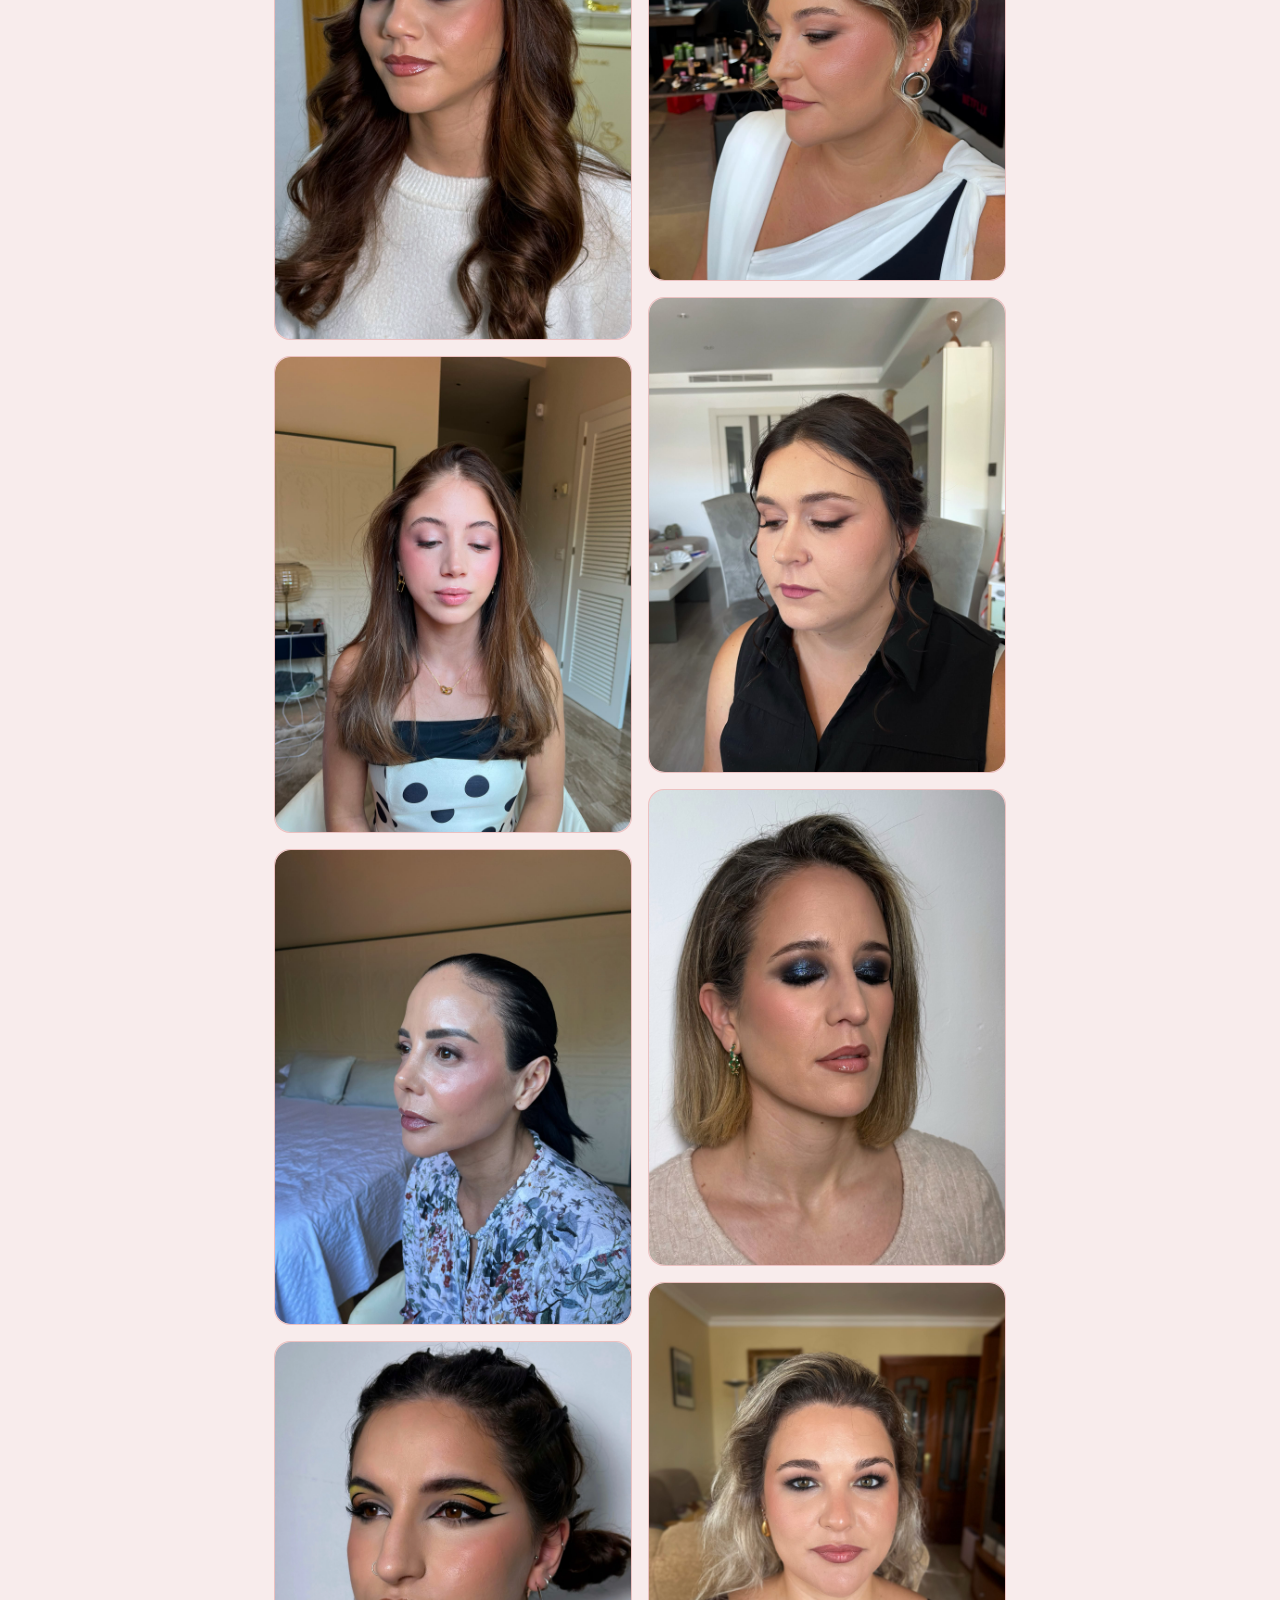
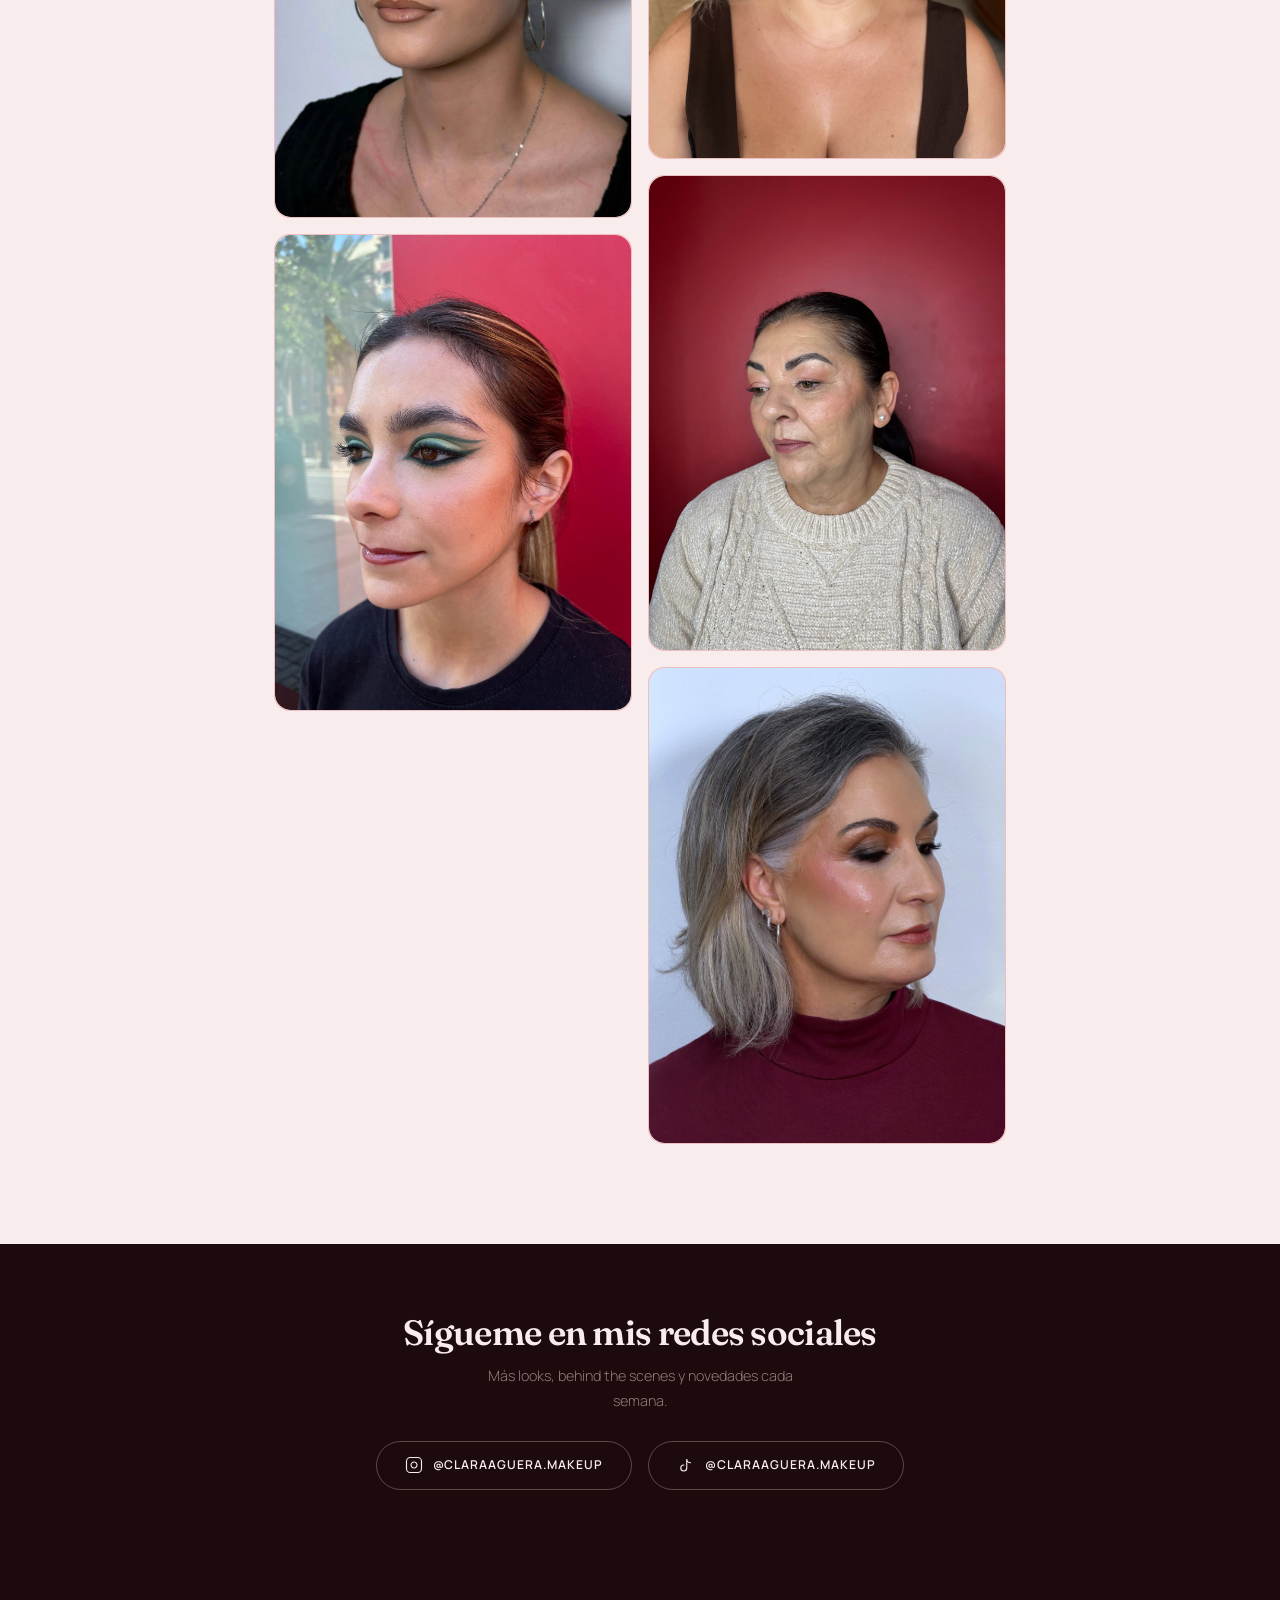
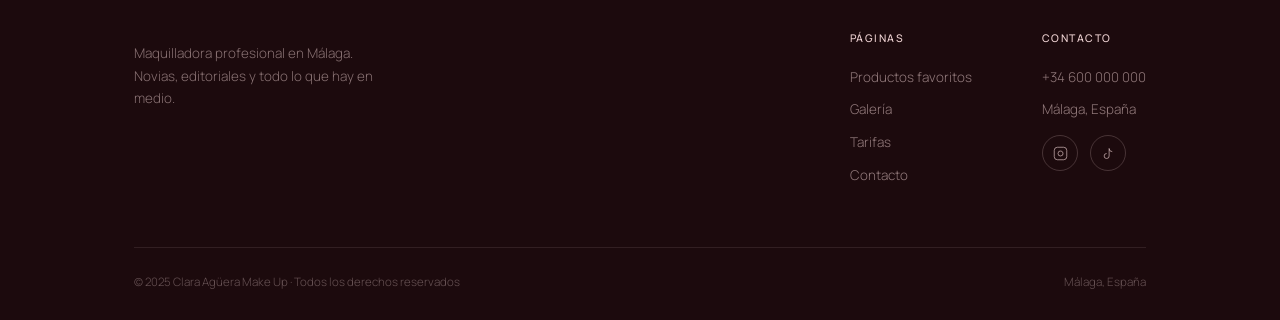
<file: galeria.html>
﻿<!DOCTYPE html>
<html lang="es">
<head>
<meta charset="UTF-8">
<meta name="viewport" content="width=device-width, initial-scale=1.0, maximum-scale=1.0, user-scalable=no">
<title>Galería · Clara Agüera Make Up</title>
<meta name="description" content="Galería de trabajos de Clara Agüera, maquilladora profesional en Málaga.">
<meta property="og:type" content="website">
<meta property="og:url" content="https://lumetrixxxxai.github.io/Clara-Aguera-Make-Up/galeria.html">
<meta property="og:title" content="Galería · Clara Agüera Make Up">
<meta property="og:description" content="Galería de trabajos de Clara Agüera, maquilladora profesional en Málaga.">
<meta property="og:image" content="https://lumetrixxxxai.github.io/Clara-Aguera-Make-Up/assets/img/og-image.jpg">
<meta property="og:image:width" content="1200">
<meta property="og:image:height" content="630">
<meta name="twitter:card" content="summary_large_image">
<link rel="stylesheet" href="css/styles.css">
<style>
.page-hero{padding:160px 5vw 80px;text-align:center;background:var(--rose-soft);}
.page-hero .eyebrow{margin-bottom:16px;}
.page-hero h1{font-size:clamp(2.5rem,5vw,4rem);font-style:italic;}
.page-hero p{margin:18px auto 0;max-width:460px;font-size:1rem;color:var(--ink-soft);font-weight:300;}

.gallery-quote{padding:50px 5vw 20px;text-align:center;}
.gallery-quote blockquote{font-family:'Fraunces',serif;font-style:italic;font-size:clamp(1.4rem,2.8vw,2rem);color:var(--crimson-d);font-weight:400;line-height:1.35;max-width:640px;margin:0 auto;letter-spacing:-0.01em;}
.gallery-quote blockquote::before{content:'\201C';font-size:3rem;line-height:0;vertical-align:-0.6em;color:var(--rose-deep);margin-right:4px;}
.gallery-quote blockquote::after{content:'\201D';font-size:3rem;line-height:0;vertical-align:-0.6em;color:var(--rose-deep);margin-left:4px;}
.gallery-quote cite{display:block;margin-top:16px;font-family:'Manrope',sans-serif;font-style:normal;font-size:0.66rem;letter-spacing:0.2em;text-transform:uppercase;color:var(--crimson);opacity:0.7;}

.gallery-section{padding:30px 0 100px;background:var(--rose-soft);}
.masonry{columns:2;column-gap:16px;padding:0 5vw;max-width:860px;margin:0 auto;}
.masonry-item{break-inside:avoid;margin-bottom:16px;border-radius:16px;overflow:hidden;background:var(--rose);border:1px solid rgba(184,8,8,0.1);cursor:pointer;position:relative;transition:transform .35s ease;}
.masonry-item:hover{transform:scale(1.02);}
.masonry-item img{width:100%;display:block;border-radius:16px;}
.masonry-placeholder{width:100%;border-radius:16px;background:var(--rose);display:flex;align-items:center;justify-content:center;font-family:'Fraunces',serif;font-style:italic;font-size:0.85rem;color:var(--crimson-d);opacity:0.4;}
.masonry-item .overlay{position:absolute;inset:0;background:linear-gradient(transparent 50%,rgba(28,10,13,0.5));opacity:0;transition:opacity .35s ease;border-radius:16px;display:flex;align-items:flex-end;padding:18px;}
.masonry-item:hover .overlay{opacity:1;}
.overlay-label{font-family:'Fraunces',serif;font-style:italic;color:var(--white);font-size:0.9rem;}

.ig-band{background:var(--ink);text-align:center;padding:70px 5vw;}
.ig-band h2{font-size:clamp(1.6rem,3vw,2.2rem);color:var(--rose-soft);margin-bottom:12px;}
.ig-band p{font-size:0.9rem;color:rgba(242,214,214,0.55);max-width:360px;margin:0 auto 28px;font-weight:300;}
.ig-btn{display:inline-flex;align-items:center;gap:10px;padding:13px 28px;border-radius:30px;border:1px solid rgba(242,214,214,0.3);color:var(--rose-soft);font-size:0.76rem;letter-spacing:0.08em;text-transform:uppercase;font-weight:600;transition:background .3s,border-color .3s;}
.ig-btn:hover{background:rgba(242,214,214,0.1);border-color:rgba(242,214,214,0.5);}
.ig-btn svg{width:18px;height:18px;stroke:currentColor;fill:none;stroke-width:1.5;}

@media(max-width:580px){
  .masonry{columns:1;}
  .page-hero{padding:120px 5vw 60px;}
  .gallery-section{padding:20px 0 70px;}
  .ig-band{padding:50px 5vw;}
}
</style>
</head>
<body>

<header id="hdr">
  <a href="index.html"><img src="assets/img/logo.jpeg" alt="Clara Agüera Make Up" class="logo-img"></a>
  <nav class="links">
    <a href="productos-favoritos.html">Productos favoritos</a>
    <a href="galeria.html" class="active">Galería</a>
    <a href="tarifas.html">Tarifas</a>
    <a href="contacto.html" class="nav-cta">Reservar cita</a>
  </nav>
  <div class="burger" id="burger"><span></span><span></span><span></span></div>
</header>

<div class="mobile-menu" id="mobileMenu">
  <a href="productos-favoritos.html">Productos favoritos</a>
  <a href="galeria.html" class="mob-link">Galería</a>
  <a href="tarifas.html" class="mob-link">Tarifas</a>
  <a href="contacto.html" class="mob-link btn btn-dark" style="font-family:'Manrope';font-style:normal;font-size:0.8rem;">Reservar cita</a>
</div>

<div class="page-hero">
  <span class="eyebrow">Portfolio</span>
  <h1>Mi trabajo</h1>
  <p>Cada look cuenta una historia. Aquí van las mías.</p>
</div>


<section class="gallery-section">
  <div class="masonry" id="masonry">

    <div class="masonry-item">
      <img src="assets/img/invitada-3.jfif" alt="Maquillaje invitada 3">
      <div class="overlay"><span class="overlay-label">Invitada · Look romántico</span></div>
    </div>
    <div class="masonry-item">
      <img src="assets/img/editorial-4.webp" alt="Editorial · Look plateado">
      <div class="overlay"><span class="overlay-label">Editorial · Glam plateado</span></div>
    </div>
    <div class="masonry-item">
      <img src="assets/img/maquillajenovia-1.jfif" alt="Maquillaje de novia">
      <div class="overlay"><span class="overlay-label">Novia · Look nupcial</span></div>
    </div>
    <div class="masonry-item">
      <img src="assets/img/maquillajesoftglam-1.jfif" alt="Maquillaje soft glam">
      <div class="overlay"><span class="overlay-label">Soft glam · Luminoso y suave</span></div>
    </div>
    <div class="masonry-item">
      <img src="assets/img/pielmadura-3.jfif" alt="Maquillaje piel madura 3">
      <div class="overlay"><span class="overlay-label">Piel madura · Elegancia natural</span></div>
    </div>
    <div class="masonry-item">
      <img src="assets/img/editorial-5.webp" alt="Editorial · Eyeliner tribal amarillo">
      <div class="overlay"><span class="overlay-label">Editorial · Tribal &amp; color</span></div>
    </div>
    <div class="masonry-item">
      <img src="assets/img/editorial-1.webp" alt="Editorial · Look verde dramático">
      <div class="overlay"><span class="overlay-label">Editorial · Look dramático</span></div>
    </div>
    <div class="masonry-item">
      <img src="assets/img/editorial-2.webp" alt="Editorial · Blush colorido">
      <div class="overlay"><span class="overlay-label">Editorial · Color y textura</span></div>
    </div>
    <div class="masonry-item">
      <img src="assets/img/editorial-3.webp" alt="Editorial · Delineado azul con pedrería">
      <div class="overlay"><span class="overlay-label">Editorial · Pedrería y liner</span></div>
    </div>
    <div class="masonry-item">
      <img src="assets/img/invitada-1.jfif" alt="Maquillaje invitada 1">
      <div class="overlay"><span class="overlay-label">Invitada · Look elegante</span></div>
    </div>
    <div class="masonry-item">
      <img src="assets/img/invitada-2.jfif" alt="Maquillaje invitada 2">
      <div class="overlay"><span class="overlay-label">Invitada · Glam suave</span></div>
    </div>
    <div class="masonry-item">
      <img src="assets/img/invitada-4.jfif" alt="Maquillaje invitada 4">
      <div class="overlay"><span class="overlay-label">Invitada · Natural y luminoso</span></div>
    </div>
    <div class="masonry-item">
      <img src="assets/img/invitada-5.jfif" alt="Maquillaje invitada 5">
      <div class="overlay"><span class="overlay-label">Invitada · Noche especial</span></div>
    </div>
    <div class="masonry-item">
      <img src="assets/img/pielmadura-1.jfif" alt="Maquillaje piel madura 1">
      <div class="overlay"><span class="overlay-label">Piel madura · Natural y luminoso</span></div>
    </div>
    <div class="masonry-item">
      <img src="assets/img/pielmadura-2.jfif" alt="Maquillaje piel madura 2">
      <div class="overlay"><span class="overlay-label">Piel madura · Resultado impecable</span></div>
    </div>

  </div>
</section>

<div class="ig-band">
  <h2>Sígueme en mis redes sociales</h2>
  <p>Más looks, behind the scenes y novedades cada semana.</p>
  <div style="display:flex;gap:16px;justify-content:center;flex-wrap:wrap;">
    <a href="https://www.instagram.com/claraagueramakeup/" target="_blank" rel="noopener" class="ig-btn">
      <svg viewBox="0 0 24 24"><rect x="2" y="2" width="20" height="20" rx="5"/><path d="M16 11.37A4 4 0 1 1 12.63 8 4 4 0 0 1 16 11.37z"/><line x1="17.5" y1="6.5" x2="17.51" y2="6.5"/></svg>
      @claraaguera.makeup
    </a>
    <a href="https://www.tiktok.com/@claraagueramakeup" target="_blank" rel="noopener" class="ig-btn">
      <svg viewBox="0 0 24 24" style="width:18px;height:18px;stroke:currentColor;fill:none;stroke-width:1.5;stroke-linecap:round;"><path d="M9 12a4 4 0 1 0 4 4V4a5 5 0 0 0 5 5"/></svg>
      @claraaguera.makeup
    </a>
  </div>
</div>

<footer>
  <div class="container">
    <div class="footer-top">
      <div class="footer-brand">
        <p>Maquilladora profesional en Málaga. Novias, editoriales y todo lo que hay en medio.</p>
      </div>
      <div class="footer-cols">
        <div class="footer-col">
          <h4>Páginas</h4>
          <a href="productos-favoritos.html">Productos favoritos</a>
          <a href="galeria.html">Galería</a>
          <a href="tarifas.html">Tarifas</a>
          <a href="contacto.html">Contacto</a>
        </div>
        <div class="footer-col">
          <h4>Contacto</h4>
          <span>+34 600 000 000</span>
          <span>Málaga, España</span>
          <div class="social-row" style="margin-top:14px;">
            <a href="https://www.instagram.com/claraagueramakeup/" target="_blank" rel="noopener" aria-label="Instagram"><svg viewBox="0 0 24 24"><rect x="2" y="2" width="20" height="20" rx="5"/><path d="M16 11.37A4 4 0 1 1 12.63 8 4 4 0 0 1 16 11.37z"/><line x1="17.5" y1="6.5" x2="17.51" y2="6.5"/></svg></a>
            <a href="https://www.tiktok.com/@claraagueramakeup" target="_blank" rel="noopener" aria-label="TikTok"><svg viewBox="0 0 24 24"><path d="M9 12a4 4 0 1 0 4 4V4a5 5 0 0 0 5 5"/></svg></a>
          </div>
        </div>
      </div>
    </div>
    <div class="footer-bottom">
      <span>© 2025 Clara Agüera Make Up · Todos los derechos reservados</span>
      <span>Málaga, España</span>
    </div>
  </div>
</footer>

<script src="js/main.js"></script>
<script>
document.querySelectorAll('.filter-btn').forEach(btn => {
  btn.addEventListener('click', () => {
    document.querySelectorAll('.filter-btn').forEach(b => b.classList.remove('active'));
    btn.classList.add('active');
    const filter = btn.dataset.filter;
    document.querySelectorAll('.masonry-item').forEach(item => {
      item.style.display = (filter === 'all' || item.dataset.cat === filter) ? '' : 'none';
    });
  });
});
</script>
</body>
</html>
</file>
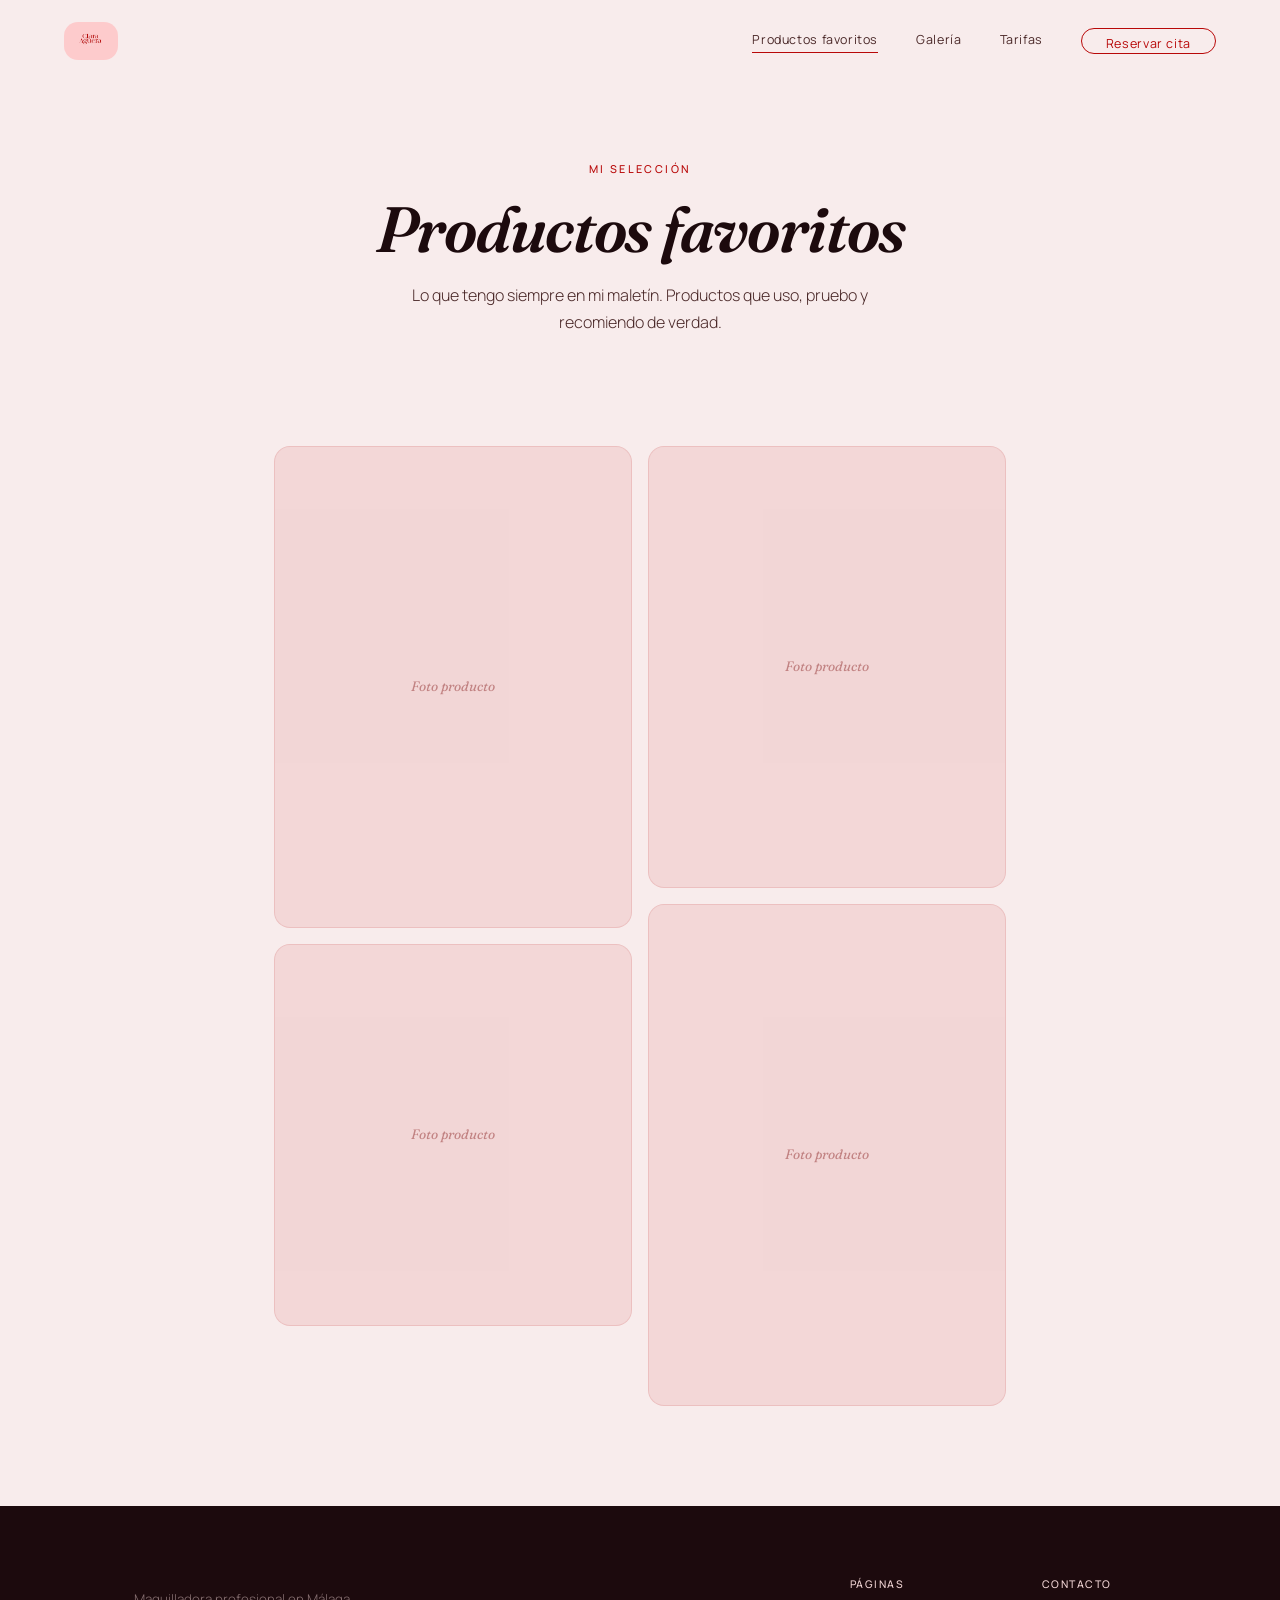
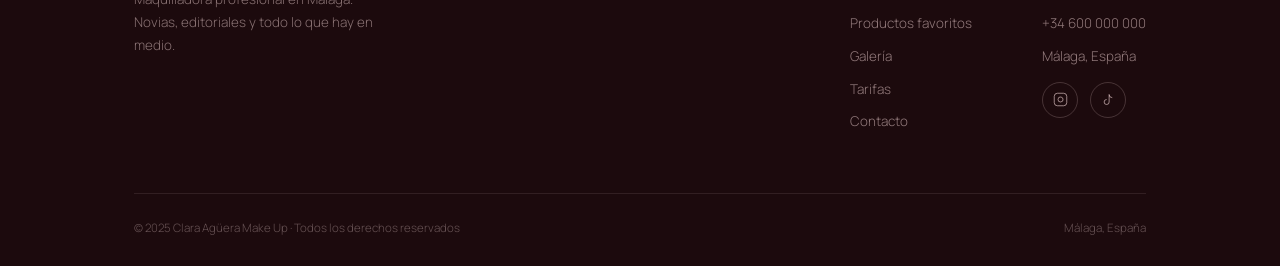
<file: productos-favoritos.html>
﻿<!DOCTYPE html>
<html lang="es">
<head>
<meta charset="UTF-8">
<meta name="viewport" content="width=device-width, initial-scale=1.0, maximum-scale=1.0, user-scalable=no">
<title>Productos Favoritos · Clara Agüera Make Up</title>
<meta name="description" content="Los productos de maquillaje favoritos de Clara Agüera. Selección personal de lo que más usa y recomienda.">
<meta property="og:type" content="website">
<meta property="og:url" content="https://lumetrixxxxai.github.io/Clara-Aguera-Make-Up/productos-favoritos.html">
<meta property="og:title" content="Productos Favoritos · Clara Agüera Make Up">
<meta property="og:description" content="Los productos de maquillaje favoritos de Clara Agüera. Selección personal de lo que más usa y recomienda.">
<meta property="og:image" content="https://lumetrixxxxai.github.io/Clara-Aguera-Make-Up/assets/img/og-image.jpg">
<meta property="og:image:width" content="1200">
<meta property="og:image:height" content="630">
<meta name="twitter:card" content="summary_large_image">
<link rel="stylesheet" href="css/styles.css">
<style>
.page-hero{padding:160px 5vw 80px;text-align:center;background:var(--rose-soft);}
.page-hero .eyebrow{margin-bottom:16px;}
.page-hero h1{font-size:clamp(2.5rem,5vw,4rem);font-style:italic;}
.page-hero p{margin:18px auto 0;max-width:460px;font-size:1rem;color:var(--ink-soft);font-weight:300;}

.products-section{padding:30px 0 100px;background:var(--rose-soft);}
.products-grid{columns:2;column-gap:16px;padding:0 5vw;max-width:860px;margin:0 auto;}

.product-item{break-inside:avoid;margin-bottom:16px;border-radius:16px;overflow:hidden;background:var(--rose);border:1px solid rgba(184,8,8,0.1);cursor:pointer;position:relative;transition:transform .35s ease;display:block;text-decoration:none;}
.product-item:hover{transform:scale(1.02);}
.product-item img{width:100%;display:block;}
.product-placeholder{width:100%;background:var(--rose);display:flex;align-items:center;justify-content:center;font-family:'Fraunces',serif;font-style:italic;font-size:0.85rem;color:var(--crimson-d);opacity:0.4;}

.product-overlay{position:absolute;inset:0;background:linear-gradient(transparent 40%,rgba(28,10,13,0.75));opacity:0;transition:opacity .35s ease;border-radius:16px;display:flex;flex-direction:column;justify-content:flex-end;padding:22px 18px;}
.product-item:hover .product-overlay{opacity:1;}
.product-name{font-family:'Fraunces',serif;font-style:italic;color:var(--white);font-size:1rem;line-height:1.2;margin-bottom:4px;}
.product-brand{font-family:'Manrope',sans-serif;font-size:0.68rem;letter-spacing:0.1em;text-transform:uppercase;color:rgba(242,214,214,0.7);}
.product-buy{display:inline-flex;align-items:center;gap:6px;margin-top:10px;font-size:0.68rem;letter-spacing:0.08em;text-transform:uppercase;color:var(--rose-soft);font-weight:600;font-family:'Manrope',sans-serif;}
.product-buy svg{width:12px;height:12px;stroke:currentColor;fill:none;stroke-width:2;}

@media(max-width:580px){
  .products-grid{columns:1;}
  .page-hero{padding:120px 5vw 60px;}
  .products-section{padding:20px 0 70px;}
}
</style>
</head>
<body>

<header id="hdr">
  <a href="index.html"><img src="assets/img/logo.jpeg" alt="Clara Agüera Make Up" class="logo-img"></a>
  <nav class="links">
    <a href="productos-favoritos.html" class="active">Productos favoritos</a>
    <a href="galeria.html">Galería</a>
    <a href="tarifas.html">Tarifas</a>
    <a href="contacto.html" class="nav-cta">Reservar cita</a>
  </nav>
  <div class="burger" id="burger"><span></span><span></span><span></span></div>
</header>

<div class="mobile-menu" id="mobileMenu">
  <a href="productos-favoritos.html" class="mob-link">Productos favoritos</a>
  <a href="galeria.html" class="mob-link">Galería</a>
  <a href="tarifas.html" class="mob-link">Tarifas</a>
  <a href="contacto.html" class="mob-link btn btn-dark" style="font-family:'Manrope';font-style:normal;font-size:0.8rem;">Reservar cita</a>
</div>

<div class="page-hero">
  <span class="eyebrow">Mi selección</span>
  <h1>Productos favoritos</h1>
  <p>Lo que tengo siempre en mi maletín. Productos que uso, pruebo y recomiendo de verdad.</p>
</div>

<section class="products-section">
  <div class="products-grid">

    <!-- EJEMPLO — sustituye src, nombre, marca y href por el producto real -->
    <a href="#" target="_blank" class="product-item">
      <div class="product-placeholder" style="height:480px;">Foto producto</div>
      <div class="product-overlay">
        <div class="product-name">Nombre del producto</div>
        <div class="product-brand">Marca · Categoría</div>
        <span class="product-buy">Comprar <svg viewBox="0 0 16 16"><line x1="3" y1="13" x2="13" y2="3"/><polyline points="7 3 13 3 13 9"/></svg></span>
      </div>
    </a>

    <a href="#" target="_blank" class="product-item">
      <div class="product-placeholder" style="height:380px;">Foto producto</div>
      <div class="product-overlay">
        <div class="product-name">Nombre del producto</div>
        <div class="product-brand">Marca · Categoría</div>
        <span class="product-buy">Comprar <svg viewBox="0 0 16 16"><line x1="3" y1="13" x2="13" y2="3"/><polyline points="7 3 13 3 13 9"/></svg></span>
      </div>
    </a>

    <a href="#" target="_blank" class="product-item">
      <div class="product-placeholder" style="height:440px;">Foto producto</div>
      <div class="product-overlay">
        <div class="product-name">Nombre del producto</div>
        <div class="product-brand">Marca · Categoría</div>
        <span class="product-buy">Comprar <svg viewBox="0 0 16 16"><line x1="3" y1="13" x2="13" y2="3"/><polyline points="7 3 13 3 13 9"/></svg></span>
      </div>
    </a>

    <a href="#" target="_blank" class="product-item">
      <div class="product-placeholder" style="height:500px;">Foto producto</div>
      <div class="product-overlay">
        <div class="product-name">Nombre del producto</div>
        <div class="product-brand">Marca · Categoría</div>
        <span class="product-buy">Comprar <svg viewBox="0 0 16 16"><line x1="3" y1="13" x2="13" y2="3"/><polyline points="7 3 13 3 13 9"/></svg></span>
      </div>
    </a>

  </div>
</section>

<footer>
  <div class="container">
    <div class="footer-top">
      <div class="footer-brand">
        <p>Maquilladora profesional en Málaga. Novias, editoriales y todo lo que hay en medio.</p>
      </div>
      <div class="footer-cols">
        <div class="footer-col">
          <h4>Páginas</h4>
          <a href="productos-favoritos.html">Productos favoritos</a>
          <a href="galeria.html">Galería</a>
          <a href="tarifas.html">Tarifas</a>
          <a href="contacto.html">Contacto</a>
        </div>
        <div class="footer-col">
          <h4>Contacto</h4>
          <span>+34 600 000 000</span>
          <span>Málaga, España</span>
          <div class="social-row" style="margin-top:14px;">
            <a href="https://www.instagram.com/claraagueramakeup/" target="_blank" rel="noopener" aria-label="Instagram"><svg viewBox="0 0 24 24"><rect x="2" y="2" width="20" height="20" rx="5"/><path d="M16 11.37A4 4 0 1 1 12.63 8 4 4 0 0 1 16 11.37z"/><line x1="17.5" y1="6.5" x2="17.51" y2="6.5"/></svg></a>
            <a href="https://www.tiktok.com/@claraagueramakeup" target="_blank" rel="noopener" aria-label="TikTok"><svg viewBox="0 0 24 24"><path d="M9 12a4 4 0 1 0 4 4V4a5 5 0 0 0 5 5"/></svg></a>
          </div>
        </div>
      </div>
    </div>
    <div class="footer-bottom">
      <span>© 2025 Clara Agüera Make Up · Todos los derechos reservados</span>
      <span>Málaga, España</span>
    </div>
  </div>
</footer>

<script src="js/main.js"></script>
</body>
</html>
</file>
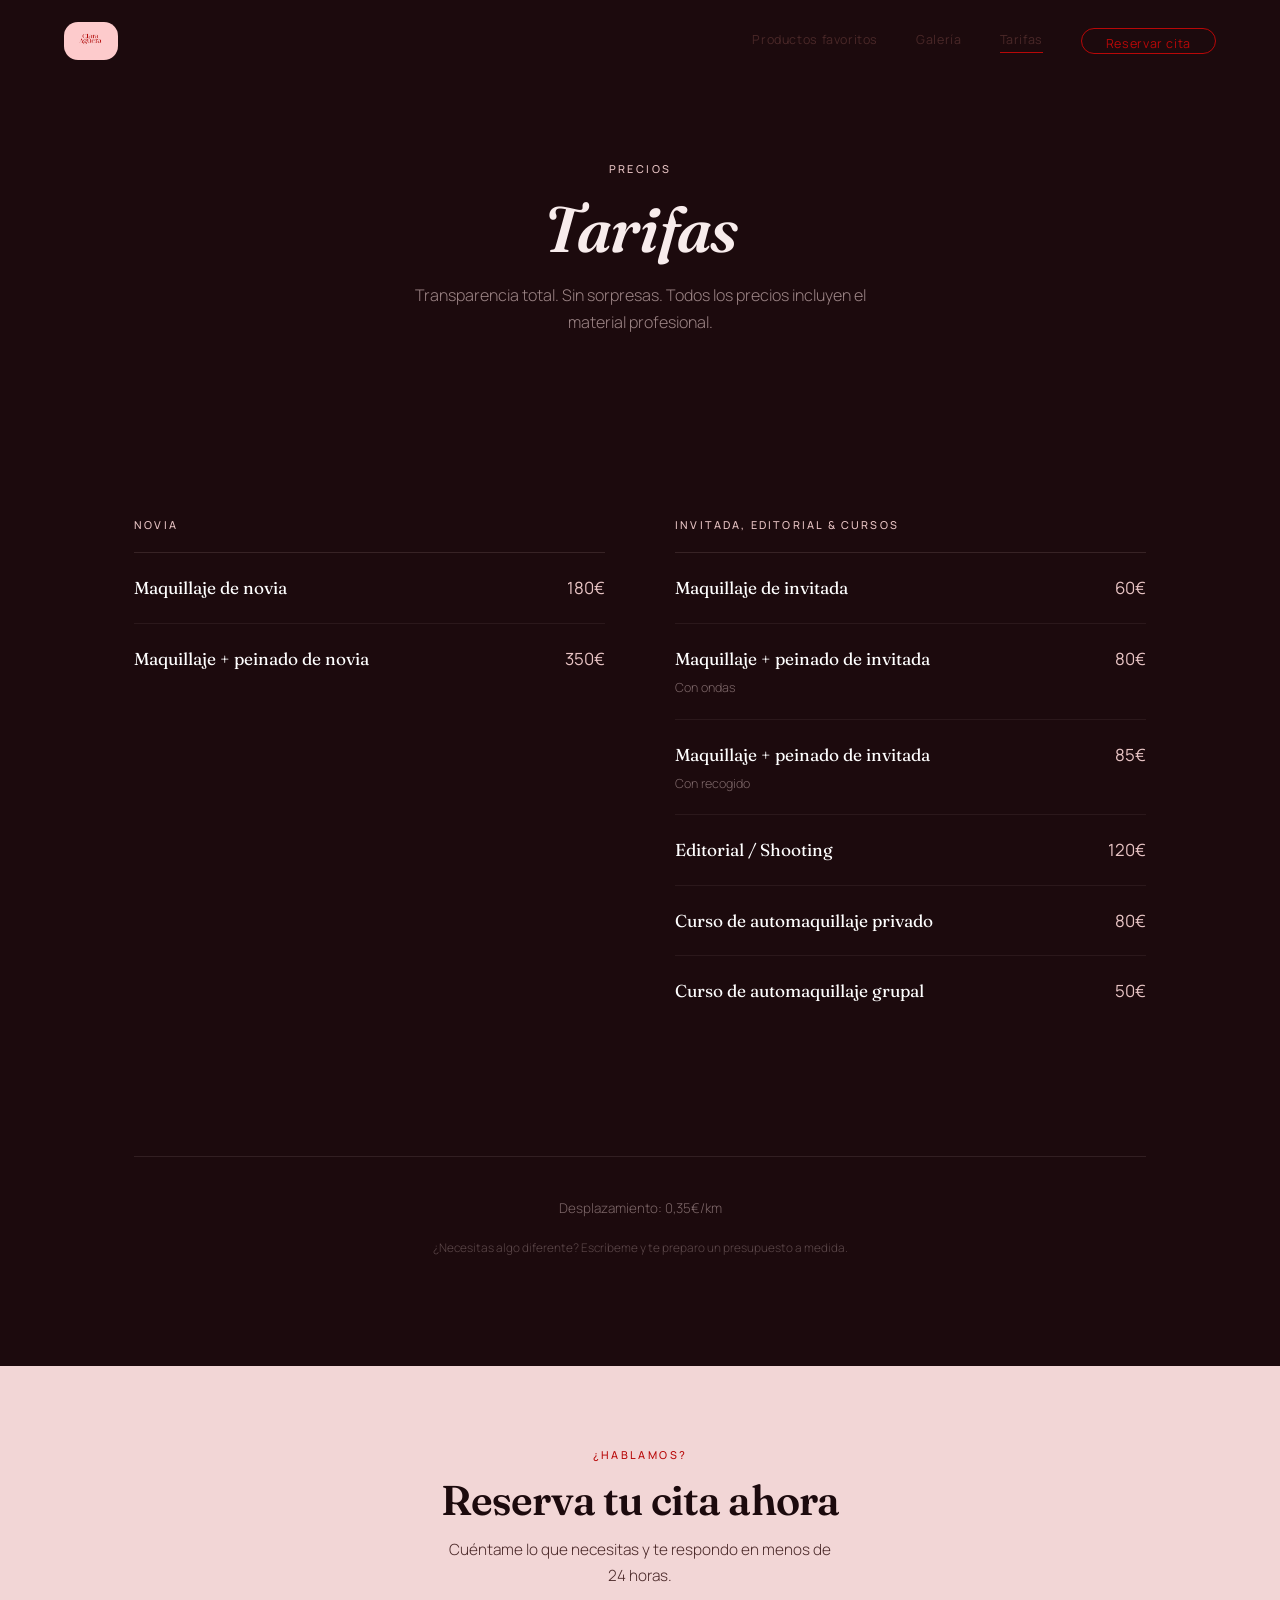
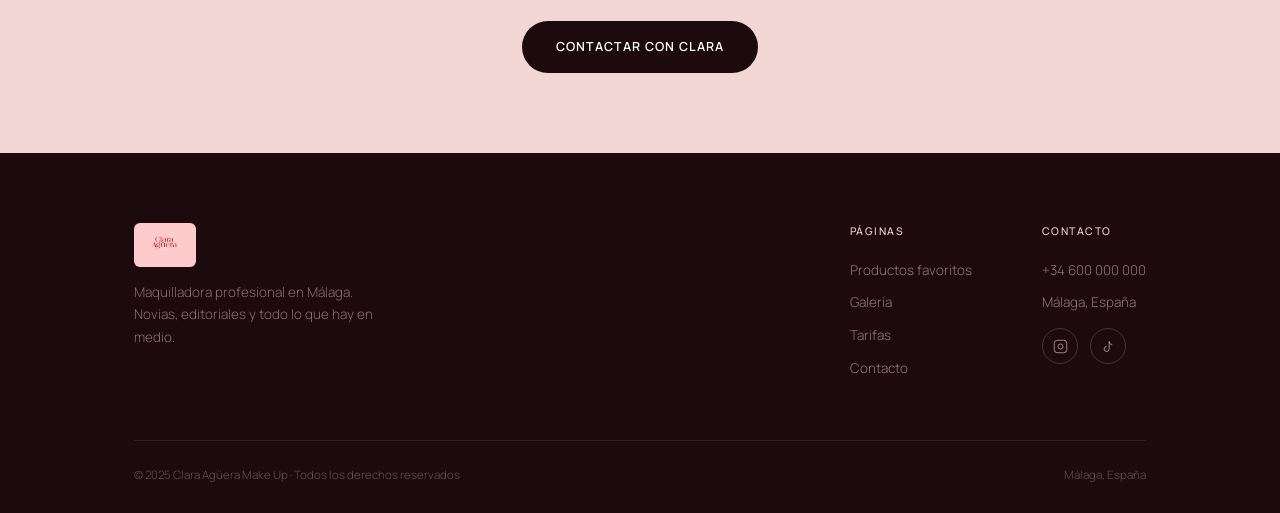
<file: tarifas.html>
﻿<!DOCTYPE html>
<html lang="es">
<head>
<meta charset="UTF-8">
<meta name="viewport" content="width=device-width, initial-scale=1.0, maximum-scale=1.0, user-scalable=no">
<title>Tarifas · Clara Agüera Make Up</title>
<meta name="description" content="Tarifas de maquillaje profesional en Málaga. Novia, eventos, editorial y clases personalizadas.">
<meta property="og:type" content="website">
<meta property="og:url" content="https://lumetrixxxxai.github.io/Clara-Aguera-Make-Up/tarifas.html">
<meta property="og:title" content="Tarifas · Clara Agüera Make Up">
<meta property="og:description" content="Tarifas de maquillaje profesional en Málaga. Novia, eventos, editorial y clases personalizadas.">
<meta property="og:image" content="https://lumetrixxxxai.github.io/Clara-Aguera-Make-Up/assets/img/og-image.jpg">
<meta property="og:image:width" content="1200">
<meta property="og:image:height" content="630">
<meta name="twitter:card" content="summary_large_image">
<link rel="stylesheet" href="css/styles.css">
<style>
.page-hero{padding:160px 5vw 80px;background:var(--ink);text-align:center;}
.page-hero .eyebrow{color:var(--rose-deep);margin-bottom:16px;}
.page-hero h1{font-size:clamp(2.5rem,5vw,4rem);color:var(--rose-soft);font-style:italic;}
.page-hero p{margin:18px auto 0;max-width:460px;font-size:1rem;color:rgba(242,214,214,0.6);font-weight:300;}

.pricing-section{padding:100px 0;background:var(--ink);}
.price-block{margin-bottom:70px;}
.price-block-title{font-family:'Manrope',sans-serif;font-size:0.68rem;letter-spacing:0.2em;text-transform:uppercase;color:var(--rose-deep);font-weight:500;padding-bottom:18px;border-bottom:1px solid rgba(242,214,214,0.12);margin-bottom:0;}
.price-row{display:flex;justify-content:space-between;align-items:baseline;padding:20px 0;border-bottom:1px solid rgba(242,214,214,0.07);}
.price-row:last-child{border-bottom:none;}
.price-name{font-family:'Fraunces',serif;font-size:1.08rem;color:var(--white);font-weight:400;}
.price-desc{display:block;font-size:0.78rem;color:rgba(242,214,214,0.45);margin-top:4px;font-weight:300;}
.price-val{font-size:1.05rem;color:var(--rose-deep);white-space:nowrap;padding-left:24px;font-weight:400;}

.price-cols{display:grid;grid-template-columns:1fr 1fr;gap:70px;}

.price-note{text-align:center;margin-top:60px;padding-top:40px;border-top:1px solid rgba(242,214,214,0.1);}
.price-note p{font-size:0.84rem;color:rgba(242,214,214,0.45);margin-bottom:8px;font-weight:300;}

.cta-band{background:var(--rose);padding:80px 5vw;text-align:center;}
.cta-band h2{font-size:clamp(1.8rem,3.5vw,2.6rem);margin-bottom:14px;color:var(--ink);}
.cta-band p{font-size:0.96rem;color:var(--ink-soft);max-width:400px;margin:0 auto 32px;font-weight:300;}

@media(max-width:760px){
  .price-cols{grid-template-columns:1fr;gap:0;}
  .pricing-section{padding:60px 0;}
  .page-hero{padding:120px 5vw 60px;}
  .cta-band{padding:60px 5vw;}
}
@media(max-width:480px){
  .price-row{flex-direction:column;gap:4px;padding:16px 0;}
  .price-val{padding-left:0;font-size:0.95rem;color:var(--rose);}
}
</style>
</head>
<body>

<header id="hdr">
  <a href="index.html"><img src="assets/img/logo.jpeg" alt="Clara Agüera Make Up" class="logo-img"></a>
  <nav class="links">
    <a href="productos-favoritos.html">Productos favoritos</a>
    <a href="galeria.html">Galería</a>
    <a href="tarifas.html" class="active">Tarifas</a>
    <a href="contacto.html" class="nav-cta">Reservar cita</a>
  </nav>
  <div class="burger" id="burger"><span></span><span></span><span></span></div>
</header>

<div class="mobile-menu" id="mobileMenu">
  <a href="productos-favoritos.html">Productos favoritos</a>
  <a href="galeria.html" class="mob-link">Galería</a>
  <a href="tarifas.html" class="mob-link">Tarifas</a>
  <a href="contacto.html" class="mob-link btn btn-dark" style="font-family:'Manrope';font-style:normal;font-size:0.8rem;">Reservar cita</a>
</div>

<div class="page-hero">
  <span class="eyebrow">Precios</span>
  <h1>Tarifas</h1>
  <p>Transparencia total. Sin sorpresas. Todos los precios incluyen el material profesional.</p>
</div>

<section class="pricing-section">
  <div class="container">

    <div class="price-cols reveal">
      <div class="price-block">
        <div class="price-block-title">Novia</div>
        <div class="price-row">
          <div><div class="price-name">Maquillaje de novia</div></div>
          <div class="price-val">180€</div>
        </div>
        <div class="price-row">
          <div><div class="price-name">Maquillaje + peinado de novia</div></div>
          <div class="price-val">350€</div>
        </div>
      </div>

      <div class="price-block">
        <div class="price-block-title">Invitada, Editorial &amp; Cursos</div>
        <div class="price-row">
          <div><div class="price-name">Maquillaje de invitada</div></div>
          <div class="price-val">60€</div>
        </div>
        <div class="price-row">
          <div><div class="price-name">Maquillaje + peinado de invitada</div><div class="price-desc">Con ondas</div></div>
          <div class="price-val">80€</div>
        </div>
        <div class="price-row">
          <div><div class="price-name">Maquillaje + peinado de invitada</div><div class="price-desc">Con recogido</div></div>
          <div class="price-val">85€</div>
        </div>
        <div class="price-row">
          <div><div class="price-name">Editorial / Shooting</div></div>
          <div class="price-val">120€</div>
        </div>
        <div class="price-row">
          <div><div class="price-name">Curso de automaquillaje privado</div></div>
          <div class="price-val">80€</div>
        </div>
        <div class="price-row">
          <div><div class="price-name">Curso de automaquillaje grupal</div></div>
          <div class="price-val">50€</div>
        </div>
      </div>
    </div>

    <div class="price-note reveal">
      <p>Desplazamiento: 0,35€/km</p>
      <p style="margin-top:18px;color:rgba(242,214,214,0.3);font-size:0.74rem;">¿Necesitas algo diferente? Escríbeme y te preparo un presupuesto a medida.</p>
    </div>

  </div>
</section>

<div class="cta-band reveal">
  <span class="eyebrow" style="color:var(--crimson);margin-bottom:14px;">¿Hablamos?</span>
  <h2>Reserva tu cita ahora</h2>
  <p>Cuéntame lo que necesitas y te respondo en menos de 24 horas.</p>
  <a href="contacto.html" class="btn btn-dark">Contactar con Clara</a>
</div>

<footer>
  <div class="container">
    <div class="footer-top">
      <div class="footer-brand">
        <img src="assets/img/logo.jpeg" alt="Clara Agüera Make Up" style="height:44px;border-radius:6px;margin-bottom:14px;">
        <p>Maquilladora profesional en Málaga. Novias, editoriales y todo lo que hay en medio.</p>
      </div>
      <div class="footer-cols">
        <div class="footer-col">
          <h4>Páginas</h4>
          <a href="productos-favoritos.html">Productos favoritos</a>
          <a href="galeria.html">Galería</a>
          <a href="tarifas.html">Tarifas</a>
          <a href="contacto.html">Contacto</a>
        </div>
        <div class="footer-col">
          <h4>Contacto</h4>
          <span>+34 600 000 000</span>
          <span>Málaga, España</span>
          <div class="social-row" style="margin-top:14px;">
            <a href="https://www.instagram.com/claraagueramakeup/" target="_blank" rel="noopener" aria-label="Instagram"><svg viewBox="0 0 24 24"><rect x="2" y="2" width="20" height="20" rx="5"/><path d="M16 11.37A4 4 0 1 1 12.63 8 4 4 0 0 1 16 11.37z"/><line x1="17.5" y1="6.5" x2="17.51" y2="6.5"/></svg></a>
            <a href="https://www.tiktok.com/@claraagueramakeup" target="_blank" rel="noopener" aria-label="TikTok"><svg viewBox="0 0 24 24"><path d="M9 12a4 4 0 1 0 4 4V4a5 5 0 0 0 5 5"/></svg></a>
          </div>
        </div>
      </div>
    </div>
    <div class="footer-bottom">
      <span>© 2025 Clara Agüera Make Up · Todos los derechos reservados</span>
      <span>Málaga, España</span>
    </div>
  </div>
</footer>

<script src="js/main.js"></script>
</body>
</html>
</file>
<file: css/styles.css>
/* ── Clara Agüera Make Up · Estilos globales ── */
@import url('https://fonts.googleapis.com/css2?family=Fraunces:ital,opsz,wght@0,9..144,400;0,9..144,600;0,9..144,700;1,9..144,400;1,9..144,600&family=Manrope:wght@300;400;500;600&display=swap');

:root {
  --rose:      #F2D6D6;
  --rose-soft: #F8ECEC;
  --rose-deep: #E8C4C4;
  --crimson:   #B80808;
  --crimson-d: #7A0606;
  --ink:       #1C0A0D;
  --ink-soft:  #4A2828;
  --white:     #FFFFFF;
}

*, *::before, *::after { margin: 0; padding: 0; box-sizing: border-box; }
html { scroll-behavior: smooth; overflow-x: hidden; }

body {
  background: var(--rose-soft);
  color: var(--ink);
  font-family: 'Manrope', sans-serif;
  font-weight: 400;
  line-height: 1.7;
  overflow-x: hidden;
  width: 100%;
}

h1, h2, h3 {
  font-family: 'Fraunces', serif;
  font-weight: 600;
  line-height: 1.08;
  letter-spacing: -0.02em;
}

a { color: inherit; text-decoration: none; }
img { display: block; max-width: 100%; }
button { font-family: inherit; cursor: pointer; }

.eyebrow {
  font-family: 'Manrope', sans-serif;
  font-weight: 500;
  letter-spacing: 0.22em;
  text-transform: uppercase;
  font-size: 0.68rem;
  color: var(--crimson);
  display: block;
}

.container { max-width: 1140px; margin: 0 auto; padding: 0 5vw; }

/* ── NAV ── */
header {
  position: fixed; top: 0; left: 0; right: 0; z-index: 100;
  display: flex; align-items: center; justify-content: space-between;
  padding: 22px 5vw;
  transition: background .5s ease, padding .5s ease, box-shadow .5s ease;
}
header.scrolled {
  background: rgba(248,236,236,0.9);
  backdrop-filter: blur(14px);
  -webkit-backdrop-filter: blur(14px);
  padding: 14px 5vw;
  box-shadow: 0 1px 0 rgba(184,8,8,0.1);
}
.logo-img { height: 38px; border-radius: 14px; }
.logo-text {
  font-family: 'Fraunces', serif;
  font-style: italic;
  font-size: 1.35rem;
  font-weight: 600;
  color: var(--crimson);
}
nav.links { display: flex; gap: 38px; align-items: center; }
nav.links a {
  font-size: 0.78rem;
  letter-spacing: 0.05em;
  font-weight: 400;
  color: var(--ink-soft);
  position: relative; padding-bottom: 3px;
}
nav.links a::after {
  content: ''; position: absolute; left: 0; bottom: 0;
  width: 0; height: 1px; background: var(--crimson);
  transition: width .3s ease;
}
nav.links a:hover::after { width: 100%; }
nav.links a.active::after { width: 100%; }
.nav-cta {
  border: 1px solid var(--crimson);
  color: var(--crimson) !important;
  padding: 9px 24px; border-radius: 40px;
  font-size: 0.74rem; letter-spacing: 0.06em;
  transition: background .3s, color .3s;
  display: inline-flex; align-items: center; line-height: 1;
  padding-bottom: 9px;
}
.nav-cta:hover { background: var(--crimson); color: var(--white) !important; }
nav.links a.nav-cta::after { display: none; }
.burger { display: none; flex-direction: column; gap: 5px; cursor: pointer; }
.burger span { width: 22px; height: 1.5px; background: var(--crimson); transition: .3s; }

/* ── MOBILE MENU ── */
.mobile-menu {
  display: none; position: fixed; inset: 0; z-index: 90;
  background: rgba(248,236,236,0.97);
  backdrop-filter: blur(20px);
  flex-direction: column; align-items: center; justify-content: center; gap: 36px;
}
.mobile-menu.open { display: flex; }
.mobile-menu a {
  font-family: 'Fraunces', serif; font-size: 2rem;
  font-style: italic; color: var(--ink); font-weight: 400;
}
.mobile-menu a:hover { color: var(--crimson); }

/* ── BOTONES ── */
.btn {
  padding: 15px 34px; border-radius: 40px;
  font-size: 0.78rem; letter-spacing: 0.08em;
  text-transform: uppercase; font-weight: 600;
  display: inline-block;
  transition: transform .3s ease, box-shadow .3s ease, background .3s ease, color .3s ease;
}
.btn-dark { background: var(--ink); color: var(--white); }
.btn-dark:hover { transform: translateY(-3px); box-shadow: 0 16px 30px rgba(28,10,13,0.22); }
.btn-ghost { border: 1px solid var(--ink); color: var(--ink); }
.btn-ghost:hover { background: var(--ink); color: var(--white); transform: translateY(-3px); }
.btn-crimson { background: var(--crimson); color: var(--white); }
.btn-crimson:hover { background: var(--crimson-d); transform: translateY(-2px); }
.btn-rose { background: var(--rose); color: var(--crimson-d); font-weight: 600; }
.btn-rose:hover { background: var(--rose-deep); transform: translateY(-2px); }

/* ── REVEAL ── */
.reveal { opacity: 0; transform: translateY(28px); transition: opacity .75s ease, transform .75s ease; }
.reveal.in { opacity: 1; transform: translateY(0); }

/* ── SECCIÓN GENÉRICA ── */
section { padding: 120px 0 100px; }
.section-head { text-align: center; max-width: 560px; margin: 0 auto 60px; }
.section-head h2 { font-size: clamp(2rem, 3.8vw, 2.8rem); margin-top: 10px; }
.section-head p { margin-top: 14px; color: var(--ink-soft); font-size: 0.95rem; font-weight: 300; }

/* ── FOOTER ── */
footer {
  background: var(--ink);
  color: rgba(242,214,214,0.6);
  padding: 70px 0 28px;
}
.footer-top {
  display: flex; justify-content: space-between; align-items: flex-start;
  flex-wrap: wrap; gap: 50px;
  padding-bottom: 50px; border-bottom: 1px solid rgba(242,214,214,0.1);
}
.footer-brand p { font-size: 0.84rem; color: rgba(242,214,214,0.5); max-width: 240px; font-weight: 300; margin-top: 12px; }
.footer-cols { display: flex; gap: 70px; flex-wrap: wrap; }
.footer-col h4 {
  font-family: 'Manrope'; font-size: 0.66rem; letter-spacing: 0.14em;
  text-transform: uppercase; color: var(--rose); margin-bottom: 18px; font-weight: 500;
}
.footer-col a, .footer-col span {
  display: block; font-size: 0.84rem;
  color: rgba(242,214,214,0.55); margin-bottom: 10px; font-weight: 300;
}
.footer-col a:hover { color: var(--rose-soft); }
.social-row { display: flex; gap: 12px; margin-top: 4px; }
.social-row a {
  width: 36px; height: 36px; border: 1px solid rgba(242,214,214,0.2);
  border-radius: 50%; display: flex; align-items: center; justify-content: center;
  transition: background .3s, border-color .3s;
}
.social-row a svg { width: 15px; height: 15px; stroke: rgba(242,214,214,0.6); fill: none; stroke-width: 1.6; }
.social-row a:hover { background: var(--rose); border-color: var(--rose); }
.social-row a:hover svg { stroke: var(--crimson-d); }
.footer-bottom {
  display: flex; justify-content: space-between; align-items: center;
  flex-wrap: wrap; gap: 10px; padding-top: 24px;
  font-size: 0.72rem; color: rgba(242,214,214,0.35); font-weight: 300;
}

/* ── RESPONSIVE ── */
@media (max-width: 960px) {
  nav.links { display: none; }
  .burger { display: flex; }
}

@media (max-width: 760px) {
  .footer-top { flex-direction: column; gap: 36px; }
  .footer-cols { gap: 36px; }
  .footer-bottom { flex-direction: column; text-align: center; gap: 6px; }
}

@media (max-width: 480px) {
  .footer-cols { flex-direction: column; gap: 28px; }
  .btn { padding: 13px 26px; font-size: 0.74rem; }
}

@media (prefers-reduced-motion: reduce) {
  *, *::before, *::after { animation: none !important; transition: none !important; }
}
</file>
